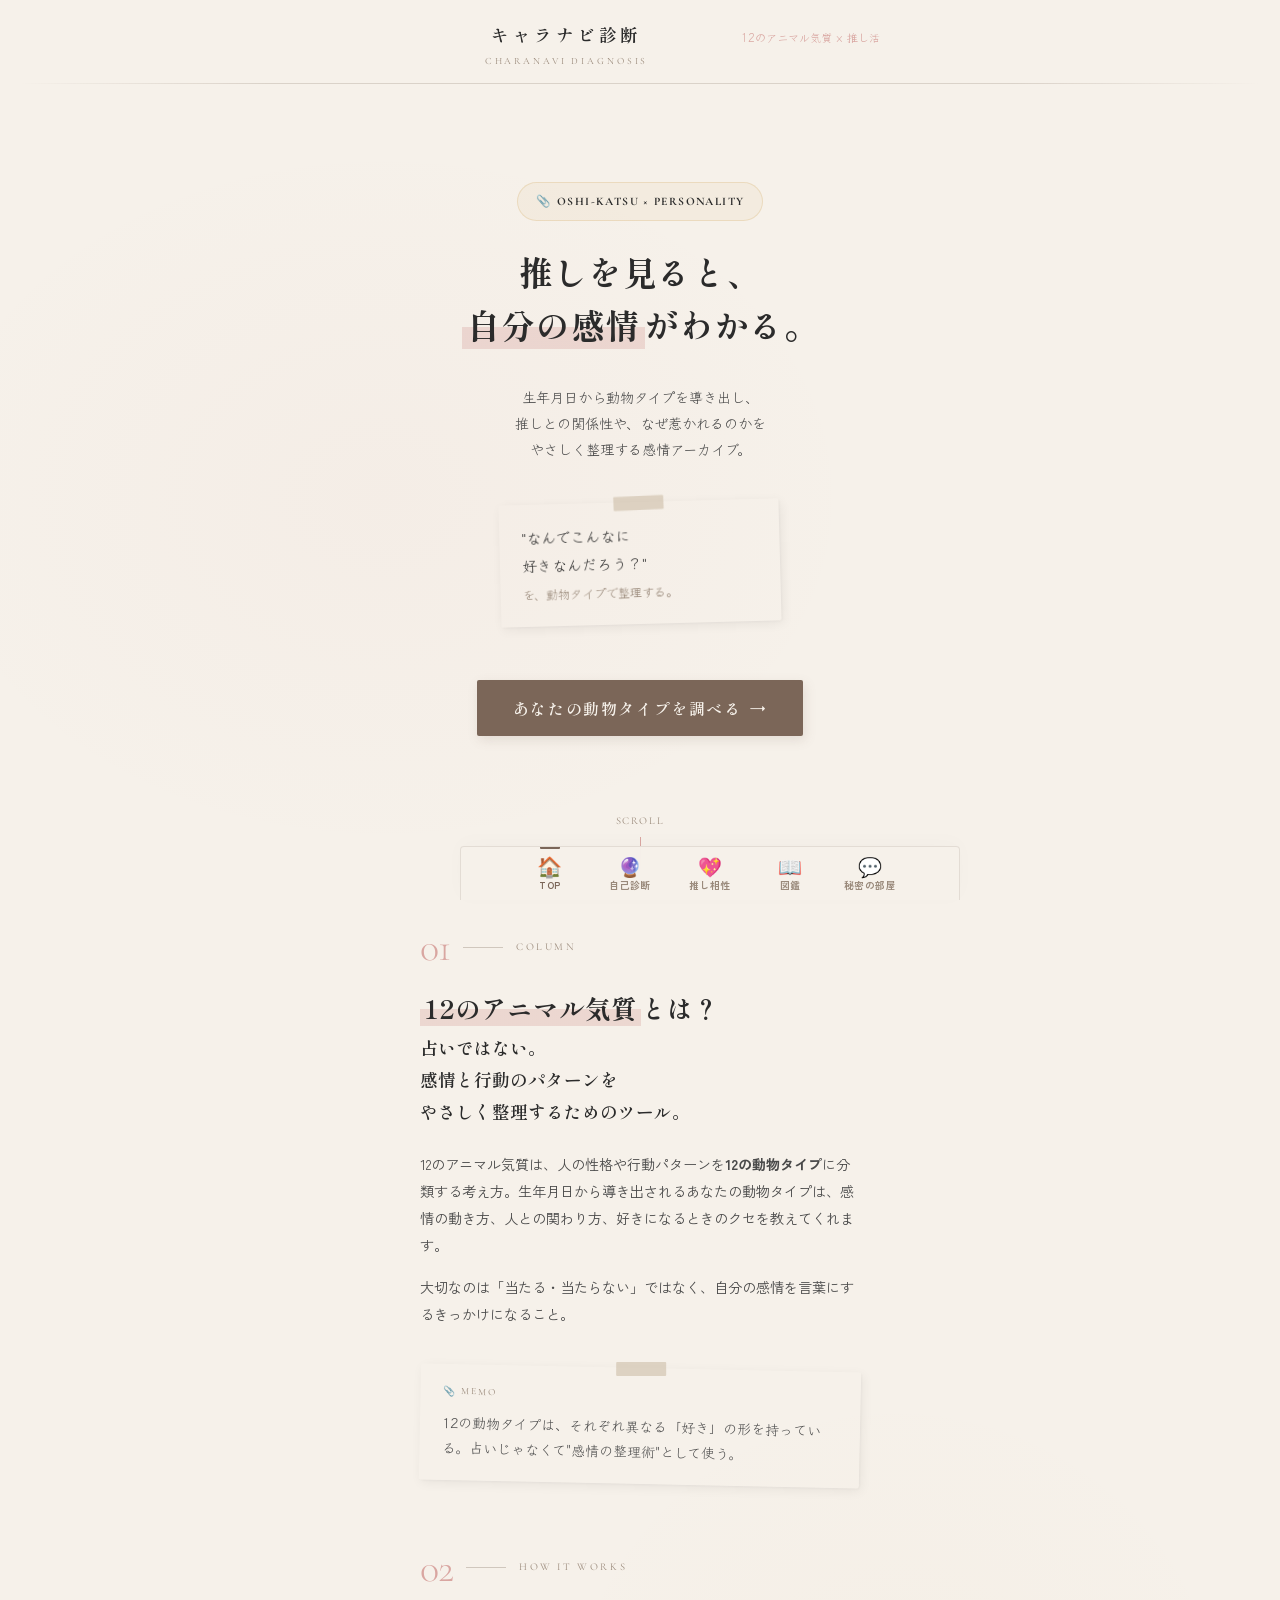
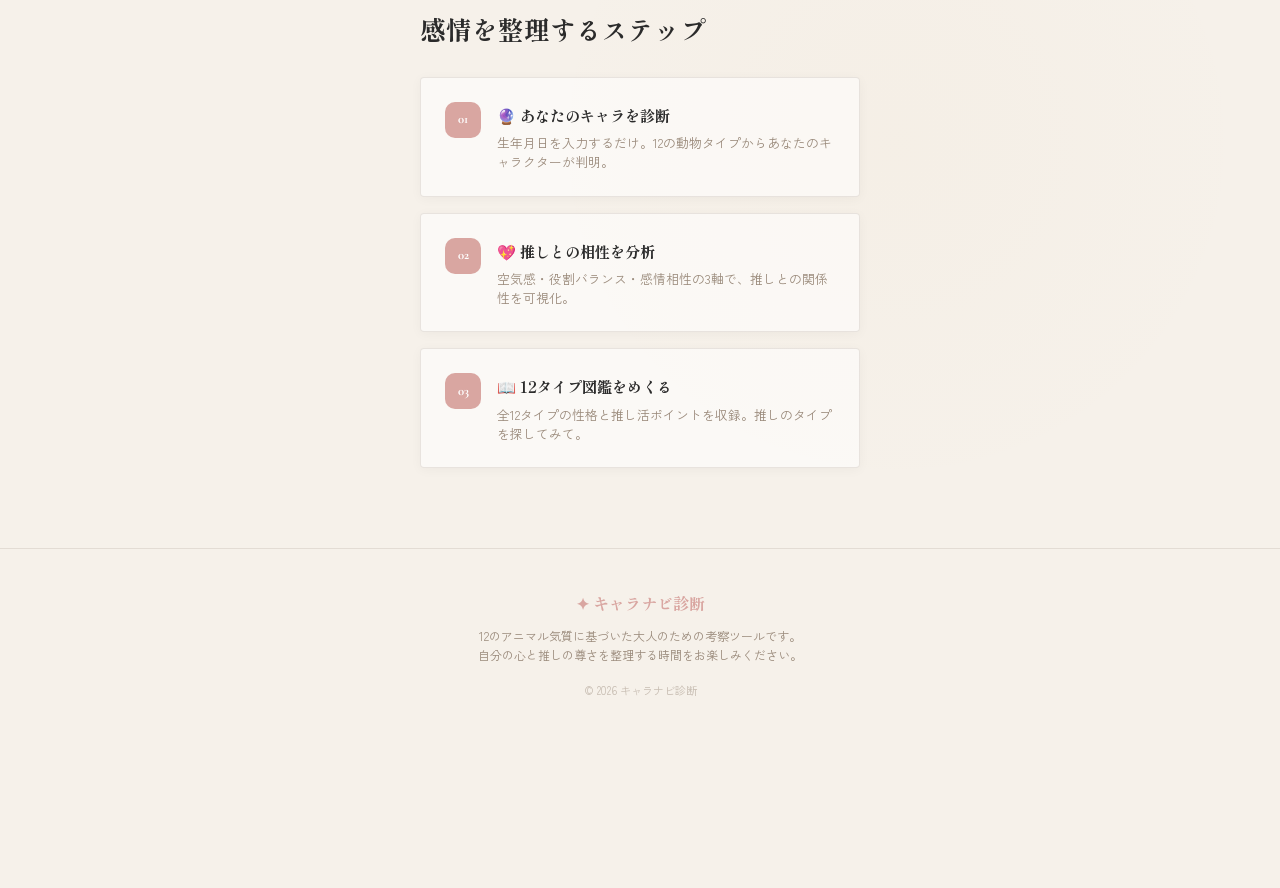
<file: index.html>
<!DOCTYPE html>
<html lang="ja">
<head>
  <meta charset="UTF-8">
  <meta name="viewport" content="width=device-width, initial-scale=1.0, viewport-fit=cover">
  <title>キャラナビ診断 Vol.01 | 推しを知ると、自分もわかる。</title>
  <meta name="description" content="12のアニマル気質の動物タイプで、推しへの感情を整理する。大人のための推し活考察アーカイブ。">
  <meta name="theme-color" content="#F6F1EA">
  <link rel="canonical" href="https://chainonjoli.github.io/animal_navi/">
  <link rel="icon" href="assets/favicon.svg" type="image/svg+xml">
  <link rel="apple-touch-icon" href="assets/apple-touch-icon.png">

  <!-- OGP -->
  <meta property="og:type" content="website">
  <meta property="og:site_name" content="キャラナビ診断">
  <meta property="og:title" content="キャラナビ診断 Vol.01 | 推しを知ると、自分もわかる。">
  <meta property="og:description" content="生年月日から12のアニマル気質の動物タイプを診断。推しとの相性や、なぜ惹かれるのかをやさしく整理する感情アーカイブ。">
  <meta property="og:url" content="https://chainonjoli.github.io/animal_navi/">
  <meta property="og:image" content="https://chainonjoli.github.io/animal_navi/assets/ogp.png">
  <meta property="og:image:width" content="1200">
  <meta property="og:image:height" content="630">
  <meta property="og:locale" content="ja_JP">

  <!-- Twitter Card -->
  <meta name="twitter:card" content="summary_large_image">
  <meta name="twitter:title" content="キャラナビ診断 Vol.01 | 推しを知ると、自分もわかる。">
  <meta name="twitter:description" content="生年月日から12のアニマル気質の動物タイプを診断。推しとの相性を3軸で可視化する感情アーカイブ。">
  <meta name="twitter:image" content="https://chainonjoli.github.io/animal_navi/assets/ogp.png">

  <script type="application/ld+json">
  {
    "@context": "https://schema.org",
    "@type": "WebApplication",
    "name": "キャラナビ診断",
    "url": "https://chainonjoli.github.io/animal_navi/",
    "description": "生年月日から12のアニマル気質の動物タイプを診断し、推しとの相性を整理する推し活考察ツール。",
    "applicationCategory": "EntertainmentApplication",
    "operatingSystem": "Web",
    "inLanguage": "ja",
    "offers": { "@type": "Offer", "price": "0", "priceCurrency": "JPY" }
  }
  </script>
  <link rel="preconnect" href="https://fonts.googleapis.com">
  <link rel="preconnect" href="https://fonts.gstatic.com" crossorigin>
  <link href="https://fonts.googleapis.com/css2?family=Shippori+Mincho+B1:wght@400;500;600;700;800&family=Zen+Kaku+Gothic+New:wght@400;500;700&family=Klee+One:wght@400;600&family=Cormorant+Garamond:ital,wght@0,300;0,400;0,500;0,600;1,300;1,400&display=swap" rel="stylesheet">
  <link rel="stylesheet" href="css/main.css">
</head>
<body>

  <!-- ✨ Background Ambiance -->
  <div class="bg-ambiance"></div>
  <div class="particles" id="particles"></div>

  <!-- Loading Overlay -->
  <div class="loading-overlay" id="loadingOverlay">
    <div class="loading-spinner"></div>
    <div class="loading-text">感情アーカイブを整理中…</div>
  </div>

  <!-- Masthead -->
  <header class="masthead" id="masthead-main">
    <div class="masthead-inner">
      <div class="masthead-brand">
        <h1 class="masthead-title">キャラナビ診断</h1>
        <span class="masthead-en">CHARANAVI DIAGNOSIS</span>
      </div>
      <span class="masthead-tagline">12のアニマル気質 × 推し活</span>
    </div>
    <div class="masthead-rule"></div>
  </header>

  <!-- ============================================================
       PAGE: TOP
       ============================================================ -->
  <div class="page active" id="page-top">
    <section class="hero" style="min-height: calc(100vh - 140px); padding-top: 20px;">
      <div class="hero-eyebrow">
        <span>📎</span>
        <span>OSHI-KATSU × PERSONALITY</span>
      </div>

      <h1 class="hero-title" style="font-family: var(--font-serif); font-size: clamp(1.6rem, 7.2vw, 2.1rem); line-height: 1.6; margin-bottom: 2rem;">
        推しを見ると、<br>
        <span class="marker-highlight">自分の感情</span>がわかる。
      </h1>

      <p class="hero-subtitle" style="font-family: var(--font-hand); font-size: 0.9rem; line-height: 1.8; margin-bottom: 2.5rem; color: var(--text-primary);">
        生年月日から動物タイプを導き出し、<br>
        推しとの関係性や、なぜ惹かれるのかを<br>
        やさしく整理する感情アーカイブ。
      </p>

      <!-- Sticky note -->
      <div class="hero-memo" style="transform: rotate(-1.5deg); margin-bottom: 3.5rem; max-width: 280px; width: 100%;">
        <div class="sticky-note sticky-note--pink">
          <p class="sticky-handwritten">"なんでこんなに<br>好きなんだろう？"<br><span class="sticky-small">を、動物タイプで整理する。</span></p>
        </div>
      </div>

      <button class="btn-cta" id="btnStartDiagnosis" onclick="navigateTo('diagnosis')">
        <span>あなたの動物タイプを調べる</span>
        <span>→</span>
      </button>

      <div class="hero-scroll" style="bottom: 10px;">
        <span>SCROLL</span>
        <div class="scroll-line"></div>
      </div>
    </section>

    <!-- Column Section -->
    <section class="features" style="padding-top: 2rem; padding-bottom: 4rem;">
      <div class="container">
        <!-- Section header -->
        <div class="col-header">
          <span class="col-num">01</span>
          <div class="col-divider"></div>
          <span class="col-label">COLUMN</span>
        </div>

        <h2 class="section-title">
          <span class="title-main"><span class="marker-highlight">12のアニマル気質</span>とは？</span>
        </h2>

        <div class="editorial-grid" style="display: flex; flex-direction: column; gap: 1.5rem; margin-bottom: 2.5rem;">
          <p class="lead-text" style="font-family: var(--font-serif); font-size: 1.1rem; line-height: 1.8; color: var(--text-dark); font-weight: 600;">
            占いではない。<br>
            <span class="text-em">感情と行動のパターン</span>を<br>
            やさしく整理するためのツール。
          </p>

          <div class="body-text" style="font-size: 0.88rem; line-height: 1.9; color: var(--text-primary);">
            <p>
              12のアニマル気質は、人の性格や行動パターンを<strong>12の動物タイプ</strong>に分類する考え方。生年月日から導き出されるあなたの動物タイプは、感情の動き方、人との関わり方、好きになるときのクセを教えてくれます。
            </p>
            <p style="margin-top: 1rem;">
              大切なのは「当たる・当たらない」ではなく、<span class="underline-accent">自分の感情を言葉にするきっかけ</span>になること。
            </p>
          </div>
        </div>

        <!-- Sticky Note inside Column -->
        <div class="sticky-note sticky-note--yellow" style="transform: rotate(1.2deg); margin-bottom: 3rem;">
          <p class="sticky-label">📎 MEMO</p>
          <p class="sticky-body" style="font-family: var(--font-hand);">12の動物タイプは、それぞれ異なる「好き」の形を持っている。占いじゃなくて"感情の整理術"として使う。</p>
        </div>

        <!-- Features list -->
        <div class="col-header" style="margin-top: 4rem;">
          <span class="col-num">02</span>
          <div class="col-divider"></div>
          <span class="col-label">HOW IT WORKS</span>
        </div>
        <h2 class="section-title" style="margin-bottom: 2rem;">感情を整理するステップ</h2>

        <div class="feature-card">
          <div class="feature-step">01</div>
          <div>
            <div class="feature-title">🔮 あなたのキャラを診断</div>
            <div class="feature-desc">生年月日を入力するだけ。12の動物タイプからあなたのキャラクターが判明。</div>
          </div>
        </div>
        <div class="feature-card">
          <div class="feature-step">02</div>
          <div>
            <div class="feature-title">💖 推しとの相性を分析</div>
            <div class="feature-desc">空気感・役割バランス・感情相性の3軸で、推しとの関係性を可視化。</div>
          </div>
        </div>
        <div class="feature-card" onclick="navigateTo('zukan')" style="cursor: pointer;">
          <div class="feature-step">03</div>
          <div>
            <div class="feature-title">📖 12タイプ図鑑をめくる</div>
            <div class="feature-desc">全12タイプの性格と推し活ポイントを収録。推しのタイプを探してみて。</div>
          </div>
        </div>

      </div>
    </section>

    <!-- Footer -->
    <footer class="site-footer">
      <div class="footer-logo">✦ キャラナビ診断</div>
      <p class="footer-note">
        12のアニマル気質に基づいた大人のための考察ツールです。<br>
        自分の心と推しの尊さを整理する時間をお楽しみください。
      </p>
      <p class="footer-copy">© 2026 キャラナビ診断</p>
    </footer>
  </div>

  <!-- ============================================================
       PAGE: DIAGNOSIS
       ============================================================ -->
  <div class="page" id="page-diagnosis">
    <div class="container">
      <div class="col-header">
        <span class="col-num">03</span>
        <div class="col-divider"></div>
        <span class="col-label">YOUR TYPE</span>
      </div>

      <h2 class="section-title">あなたの<span class="marker-highlight">動物タイプ</span>を知る</h2>
      <p class="section-desc" style="margin-bottom: 2rem;">生年月日を入力してください。</p>

      <div class="glass-card" id="diagnosisForm">
        <div class="form-group">
          <label class="form-label">📅 BIRTHDAY</label>
          <div class="date-inputs">
            <div class="date-field">
              <input type="number" id="myYear" class="date-input" placeholder="1995" min="1920" max="2026">
              <span class="date-unit">年</span>
            </div>
            <div class="date-field">
              <input type="number" id="myMonth" class="date-input" placeholder="4" min="1" max="12">
              <span class="date-unit">月</span>
            </div>
            <div class="date-field">
              <input type="number" id="myDay" class="date-input" placeholder="1" min="1" max="31">
              <span class="date-unit">日</span>
            </div>
          </div>
        </div>
        <button class="btn-primary" id="btnMyDiagnose" onclick="runMyDiagnosis()">
          <span>診断する</span>
          <span>→</span>
        </button>
      </div>

      <!-- Result Area -->
      <div class="result-area hidden" id="myResult">
        <div class="result-card" id="myResultCard">
          <div class="result-label" id="myResultLabel">YOUR ANIMAL TYPE</div>
          <div class="result-header" style="margin-top: 1.5rem; display: flex; justify-content: space-between; align-items: center;">
            <div class="char-number" id="myCharNumber">No.--</div>
            <div class="char-group-badge" id="myGroupBadge">--</div>
          </div>
          <div class="char-animal-icon" id="myAnimalIcon">🔮</div>
          <div class="char-name" id="myCharName">--</div>
          <div class="char-animal-name" id="myAnimalName">--</div>
          <div class="char-spell" id="myCharSpell">--</div>
          <div class="char-keyword" id="myKeyword">--</div>
          <div class="char-details">
            <div class="detail-item">
              <span class="detail-icon">🎭</span>
              <div>
                <div class="detail-label">TYPE — このキャラの個性</div>
                <div class="detail-text" id="myCharDesc">--</div>
              </div>
            </div>
            <div class="detail-item">
              <span class="detail-icon">💬</span>
              <div>
                <div class="detail-label">PERSONALITY — 基本性格</div>
                <div class="detail-text" id="myPersonality">--</div>
              </div>
            </div>
            <div class="detail-item">
              <span class="detail-icon">💓</span>
              <div>
                <div class="detail-label">LOVE — 好きの傾向</div>
                <div class="detail-text" id="myLove">--</div>
              </div>
            </div>
            <div class="detail-item">
              <span class="detail-icon">⭐</span>
              <div>
                <div class="detail-label">VOCATION — 適職傾向</div>
                <div class="detail-text" id="myVocation">--</div>
              </div>
            </div>
            <div class="detail-item">
              <span class="detail-icon">🍀</span>
              <div>
                <div class="detail-label">LUCKY POINT — 開運のヒント</div>
                <div class="detail-text" id="myLucky">--</div>
              </div>
            </div>
          </div>
          <button class="share-btn" onclick="shareResult('my')" style="width: 100%; justify-content: center; margin-top: 2rem;">📤 この結果をコピーする</button>
        </div>

        <!-- Navigation Buttons -->
        <div class="btn-group mt-lg">
          <button class="btn-primary" onclick="navigateTo('oshi')">
            <span>💖 推しとの相性を見る</span>
            <span>→</span>
          </button>

        </div>
      </div>
    </div>
    <footer class="site-footer">
      <p class="footer-copy">© 2026 キャラナビ診断</p>
    </footer>
  </div>

  <!-- ============================================================
       PAGE: OSHI COMPATIBILITY
       ============================================================ -->
  <div class="page" id="page-oshi">
    <div class="container">
      <div class="col-header">
        <span class="col-num">04</span>
        <div class="col-divider"></div>
        <span class="col-label">RELATIONSHIP</span>
      </div>

      <h2 class="section-title">推しとの<span class="marker-highlight">相性チェック</span></h2>

      <!-- Quote -->
      <div class="oshi-quote" style="margin-bottom: 2rem;">
        <blockquote class="pull-quote">
          <p>
            推しを見てると、<br>
            <span class="quote-accent">"なんでこんなに惹かれるんだろう？"</span><br>
            って思うこと、ない？
          </p>
        </blockquote>
      </div>

      <!-- User not diagnosed message -->
      <div class="glass-card text-center hidden" id="oshiNeedDiagnosis" style="margin-bottom: 2rem;">
        <p style="margin-bottom:16px; font-family: var(--font-hand);">まずはあなた自身のキャラクターを先に診断してくださいね 🔮</p>
        <button class="btn-primary" onclick="navigateTo('diagnosis')">
          <span>診断ページへ</span>
          <span>→</span>
        </button>
      </div>

      <!-- Oshi Input Form -->
      <div class="glass-card hidden" id="oshiForm" style="margin-bottom: 2rem;">
        <div class="form-group">
          <label class="form-label">💖 推しの名前（任意）</label>
          <input type="text" id="oshiName" class="text-input" placeholder="例：廉くん">
        </div>
        <div class="form-group">
          <label class="form-label">📅 推しの生年月日</label>
          <div class="date-inputs">
            <div class="date-field">
              <input type="number" id="oshiYear" class="date-input" placeholder="1999" min="1920" max="2026">
              <span class="date-unit">年</span>
            </div>
            <div class="date-field">
              <input type="number" id="oshiMonth" class="date-input" placeholder="1" min="1" max="12">
              <span class="date-unit">月</span>
            </div>
            <div class="date-field">
              <input type="number" id="oshiDay" class="date-input" placeholder="23" min="1" max="31">
              <span class="date-unit">日</span>
            </div>
          </div>
        </div>
        <button class="btn-primary" onclick="runOshiDiagnosis()">
          <span>相性を診断する</span>
          <span>→</span>
        </button>
      </div>

      <!-- Oshi Result -->
      <div class="result-area hidden" id="oshiResult">
        <!-- Oshi Character Card -->
        <div class="result-card" id="oshiResultCard" style="margin-bottom: 2rem;">
          <div class="result-label" id="oshiResultLabel">推しのキャラ</div>
          <div class="result-header" style="margin-top: 1.5rem; display: flex; justify-content: space-between; align-items: center;">
            <div class="char-number" id="oshiCharNumber">No.--</div>
            <div class="char-group-badge" id="oshiGroupBadge">--</div>
          </div>
          <div class="char-animal-icon" id="oshiAnimalIcon">✦</div>
          <div class="char-name" id="oshiCharName">--</div>
          <div class="char-animal-name" id="oshiAnimalName">--</div>
          <div class="char-keyword" id="oshiKeyword" style="margin-bottom: 2rem;">--</div>
          <div class="char-details">
            <div class="detail-item">
              <span class="detail-icon">🎭</span>
              <div>
                <div class="detail-label">TYPE — このキャラの個性</div>
                <div class="detail-text" id="oshiCharDesc">--</div>
              </div>
            </div>
            <div class="detail-item">
              <span class="detail-icon">💬</span>
              <div>
                <div class="detail-label">PERSONALITY — 性格傾向</div>
                <div class="detail-text" id="oshiPersonality">--</div>
              </div>
            </div>
            <div class="detail-item">
              <span class="detail-icon">🎤</span>
              <div>
                <div class="detail-label">OSHI-KATSU — 推し活ポイント</div>
                <div class="detail-text" id="oshiOshiText">--</div>
              </div>
            </div>
          </div>
        </div>

        <!-- Compatibility Card -->
        <div class="compat-card" id="compatCard">
          <div class="compat-title" style="font-family: var(--font-serif); font-weight: 700;">あなたと推しの相性</div>
          
          <div class="compat-vs-display">
            <div class="compat-person">
              <div class="compat-person-emoji" id="compatMyEmoji">🪞</div>
              <div class="compat-person-name" style="font-family: var(--font-hand);">あなた</div>
              <div class="compat-person-group" id="compatMyGroup">--</div>
            </div>
            <div class="compat-heart">✦</div>
            <div class="compat-person">
              <div class="compat-person-emoji" id="compatOshiEmoji">🌟</div>
              <div class="compat-person-name" id="compatOshiName" style="font-family: var(--font-hand);">推し</div>
              <div class="compat-person-group" id="compatOshiGroup">--</div>
            </div>
          </div>

          <!-- Score -->
          <div class="compat-score-section">
            <div class="compat-score" id="compatScore">0</div>
            <div class="compat-score-label" id="compatLabel" style="background: var(--brown) !important; font-family: var(--font-serif);">--</div>
          </div>

          <!-- Radar Chart Canvas -->
          <div class="radar-chart-wrap">
            <canvas id="radarChart" width="560" height="560"></canvas>
          </div>

          <!-- 3-Axis Scores -->
          <div class="axis-scores">
            <div class="axis-score-item">
              <div class="axis-score-value" id="axisAtmosphere" style="color: var(--brown) !important;">0</div>
              <div class="axis-score-name">空気感</div>
            </div>
            <div class="axis-score-item">
              <div class="axis-score-value" id="axisRole" style="color: var(--brown) !important;">0</div>
              <div class="axis-score-name">役割バランス</div>
            </div>
            <div class="axis-score-item">
              <div class="axis-score-value" id="axisEmotion" style="color: var(--brown) !important;">0</div>
              <div class="axis-score-name">感情相性</div>
            </div>
          </div>

          <!-- Detail Blocks -->
          <div id="compatDetails" style="display: flex; flex-direction: column; gap: 10px;"></div>

          <!-- Tip -->
          <div class="tip-box" id="compatTipBox" style="background: rgba(200, 185, 160, 0.15); border-left-color: var(--brown);">
            <div class="tip-box-title" style="color: var(--brown-dark); font-family: var(--font-serif);">📝 攻略のヒント</div>
            <div class="tip-box-text" id="compatTip" style="font-family: var(--font-hand);"></div>
          </div>

          <button class="share-btn" onclick="shareResult('oshi')" style="margin-top:20px; width: 100%; justify-content: center;">📤 相性結果をコピーする</button>
        </div>

        <!-- Navigation -->
        <div class="btn-group mt-lg">
          <button class="btn-primary" onclick="navigateTo('gpts')">
            <span>💬 公式LINEでさらに考察</span>
            <span>→</span>
          </button>
        </div>
      </div>
    </div>
    <footer class="site-footer">
      <p class="footer-copy">© 2026 キャラナビ診断</p>
    </footer>
  </div>



  <!-- ============================================================
       PAGE: LINE（公式LINE誘導）
       ============================================================ -->
  <div class="page" id="page-gpts">
    <div class="container">
      <div class="gpts-page" style="min-height: calc(100vh - 160px); padding-top: 2rem;">
        <div class="col-header" style="justify-content: center; width: 100%;">
          <span class="col-num">✦</span>
          <div class="col-divider" style="width: 20px;"></div>
          <span class="col-label">SECRET EDITORIAL ROOM</span>
          <div class="col-divider" style="width: 20px;"></div>
          <span class="col-num">✦</span>
        </div>

        <h2 class="gpts-title" style="font-family: var(--font-serif); font-size: 1.6rem; line-height: 1.6; margin-top: 1rem;">
          秘密の編集部で、<br>
          <span class="marker-highlight">もっと深い考察を。</span>
        </h2>
        <p class="gpts-desc" style="font-family: var(--font-hand); line-height: 1.8; margin-bottom: 2rem; color: var(--text-primary);">
          公式LINEを「秘密の編集部」として、<br>
          推し×あなたの詳細な関係性コラムや<br>
          限定の感情アーカイブを配信します。
        </p>

        <!-- Benefits -->
        <div class="summary-card" id="lineBenefits" style="margin-bottom: 1.5rem;">
          <div class="summary-item">
            <span class="summary-item-icon">📚</span>
            <div>
              <div class="summary-item-label">特典 1</div>
              <div class="summary-item-value">推しグループ関係性図鑑</div>
            </div>
          </div>
          <div class="summary-item">
            <span class="summary-item-icon">🧪</span>
            <div>
              <div class="summary-item-label">特典 2</div>
              <div class="summary-item-value">チーム作りに 関係性ラボ</div>
            </div>
          </div>
        </div>

        <!-- Diagnosis Summary (JS will populate if diagnosed) -->
        <div class="summary-card hidden" id="gptsSummary" style="margin-bottom: 2rem;">
          <div class="summary-item" id="gptsSummaryMy">
            <span class="summary-item-icon">🔮</span>
            <div>
              <div class="summary-item-label">あなたの診断タイプ</div>
              <div class="summary-item-value" id="gptsMySummary">未診断</div>
            </div>
          </div>
          <div class="summary-item hidden" id="gptsSummaryOshi">
            <span class="summary-item-icon">💖</span>
            <div>
              <div class="summary-item-label">推しの診断タイプ</div>
              <div class="summary-item-value" id="gptsOshiSummary">未診断</div>
            </div>
          </div>
        </div>

        <a href="https://lin.ee/TeuD3GD" target="_blank" rel="noopener noreferrer" class="btn-line" id="btnLine" style="width: 100%; justify-content: center; gap: 8px;">
          <span>LINEで続きを読む</span>
        </a>
        <p class="gpts-note" style="font-family: var(--font-hand); color: var(--text-muted); opacity: 0.8; margin-top: 1rem;">
          ※ 編集部からの配信は週1〜2回程度です。<br>
          いつでも解除・ブロックできます。
        </p>

        <!-- Closing message -->
        <div class="closing-message-block" style="margin-top: 4rem; text-align: center; border-top: 1px dashed rgba(123,102,88,0.2); padding-top: 2rem; width: 100%;">
          <p style="font-family: var(--font-serif); font-size: 0.95rem; line-height: 2; color: var(--text-primary); font-style: italic;">
            「推しを見ているつもりで、<br>
            ほんとは自分の感情を<br>
            見ていたのかもしれない。」
          </p>
        </div>
      </div>
    </div>
    <footer class="site-footer">
      <p class="footer-copy">© 2026 キャラナビ診断</p>
    </footer>
  </div>

  <!-- ============================================================
       PAGE: ZUKAN（12タイプ図鑑）
       ============================================================ -->
  <div class="page" id="page-zukan">
    <div class="container">
      <div class="col-header">
        <span class="col-num">05</span>
        <div class="col-divider"></div>
        <span class="col-label">ARCHIVE</span>
      </div>

      <h2 class="section-title"><span class="marker-highlight">12タイプ</span>図鑑</h2>
      <p class="section-desc" style="margin-bottom: 2rem;">12のアニマル気質、ぜんぶ見せます。<br>推しのタイプを探すもよし、友達を思い浮かべるもよし。</p>

      <!-- Group tabs -->
      <div class="zukan-tabs" role="tablist" aria-label="グループで絞り込み">
        <button class="zukan-tab active" data-group="ALL" onclick="filterZukan('ALL')">すべて</button>
        <button class="zukan-tab" data-group="MOON" onclick="filterZukan('MOON')">🌙 月</button>
        <button class="zukan-tab" data-group="EARTH" onclick="filterZukan('EARTH')">🌍 地球</button>
        <button class="zukan-tab" data-group="SUN" onclick="filterZukan('SUN')">☀️ 太陽</button>
      </div>

      <!-- JS renders animal cards here -->
      <div id="zukanList" class="zukan-list"></div>
    </div>
    <footer class="site-footer">
      <p class="footer-copy">© 2026 キャラナビ診断</p>
    </footer>
  </div>

  <!-- ============================================================
       BOTTOM NAVIGATION
       ============================================================ -->
  <nav class="bottom-nav" id="bottomNav">
    <button class="nav-item active" data-page="top" onclick="navigateTo('top')">
      <span class="nav-icon">🏠</span>
      <span>TOP</span>
    </button>
    <button class="nav-item" data-page="diagnosis" onclick="navigateTo('diagnosis')">
      <span class="nav-icon">🔮</span>
      <span>自己診断</span>
    </button>
    <button class="nav-item" data-page="oshi" onclick="navigateTo('oshi')">
      <span class="nav-icon">💖</span>
      <span>推し相性</span>
    </button>
    <button class="nav-item" data-page="zukan" onclick="navigateTo('zukan')">
      <span class="nav-icon">📖</span>
      <span>図鑑</span>
    </button>
    <button class="nav-item" data-page="gpts" onclick="navigateTo('gpts')">
      <span class="nav-icon">💬</span>
      <span>秘密の部屋</span>
    </button>
  </nav>

  <!-- Scripts -->
  <script src="js/data.js"></script>
  <script src="js/oshi.js"></script>

  <script src="js/main.js"></script>
</body>
</html>
</file>
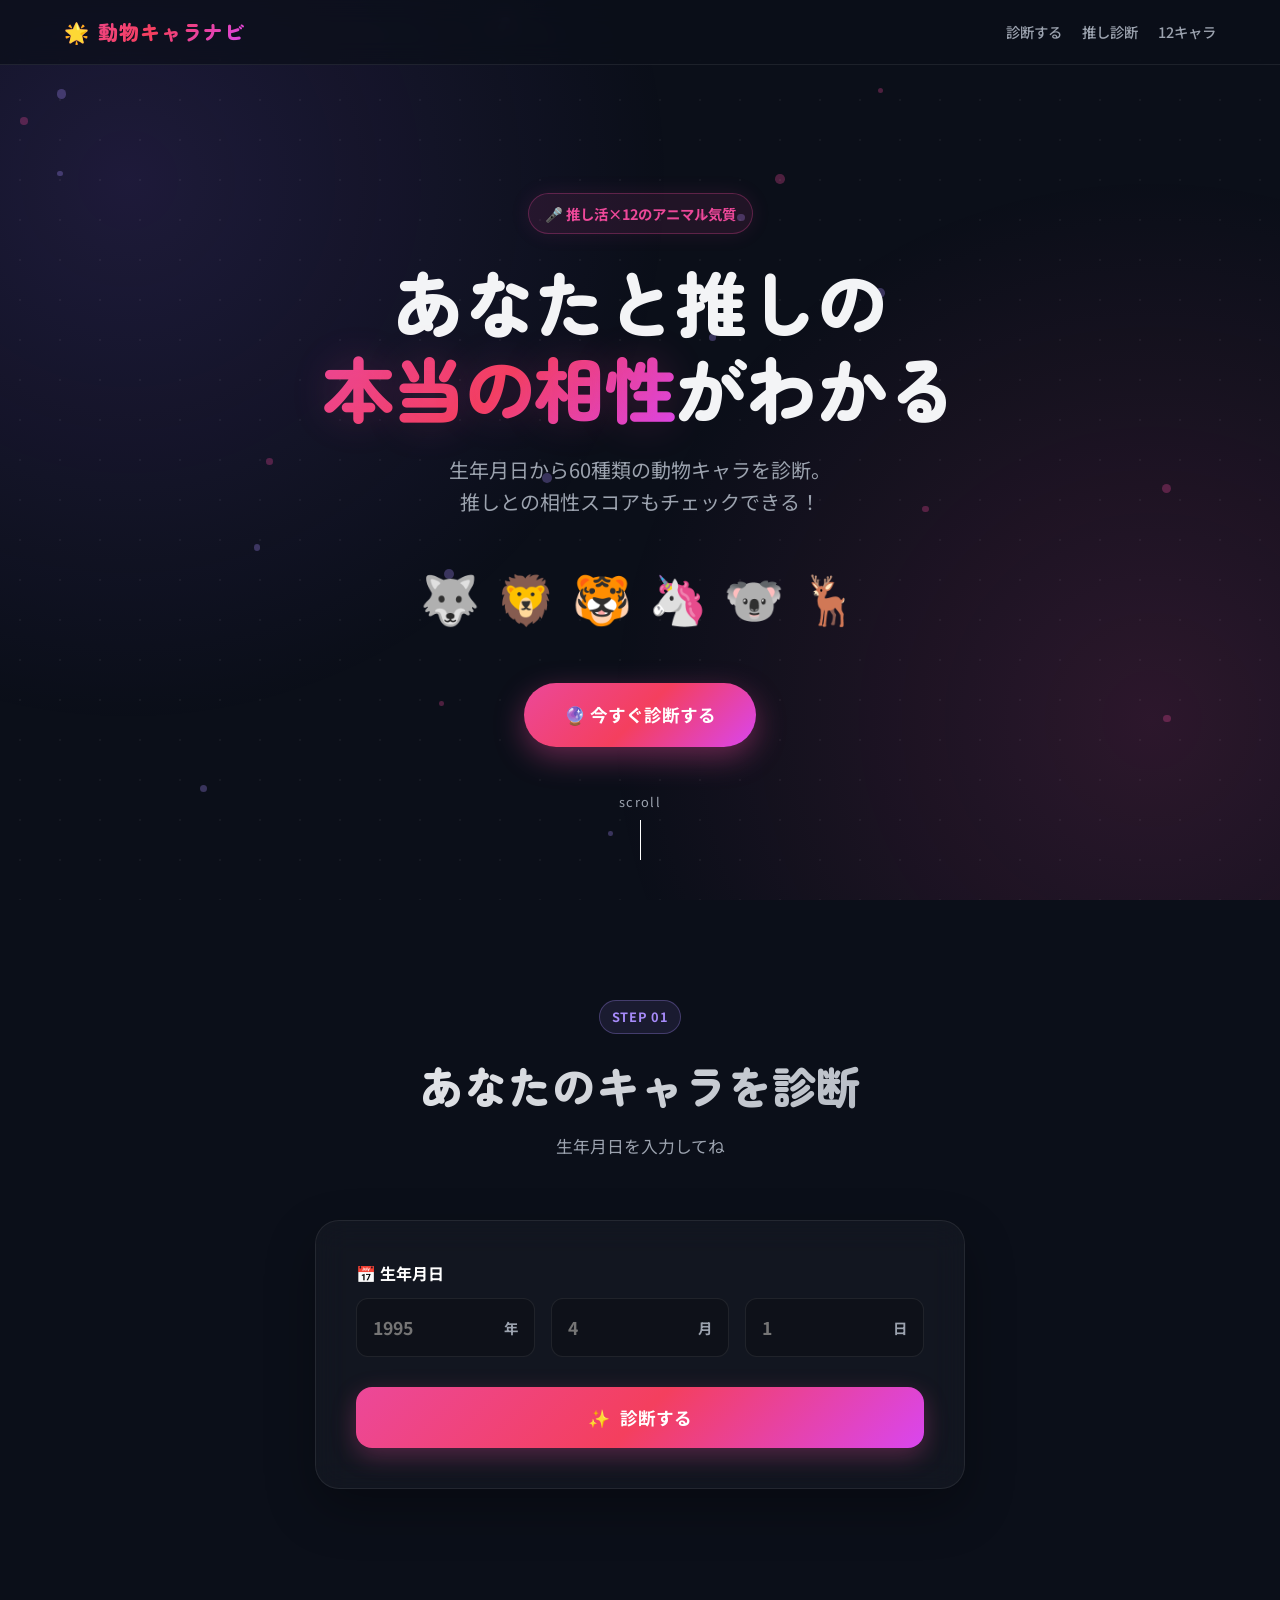
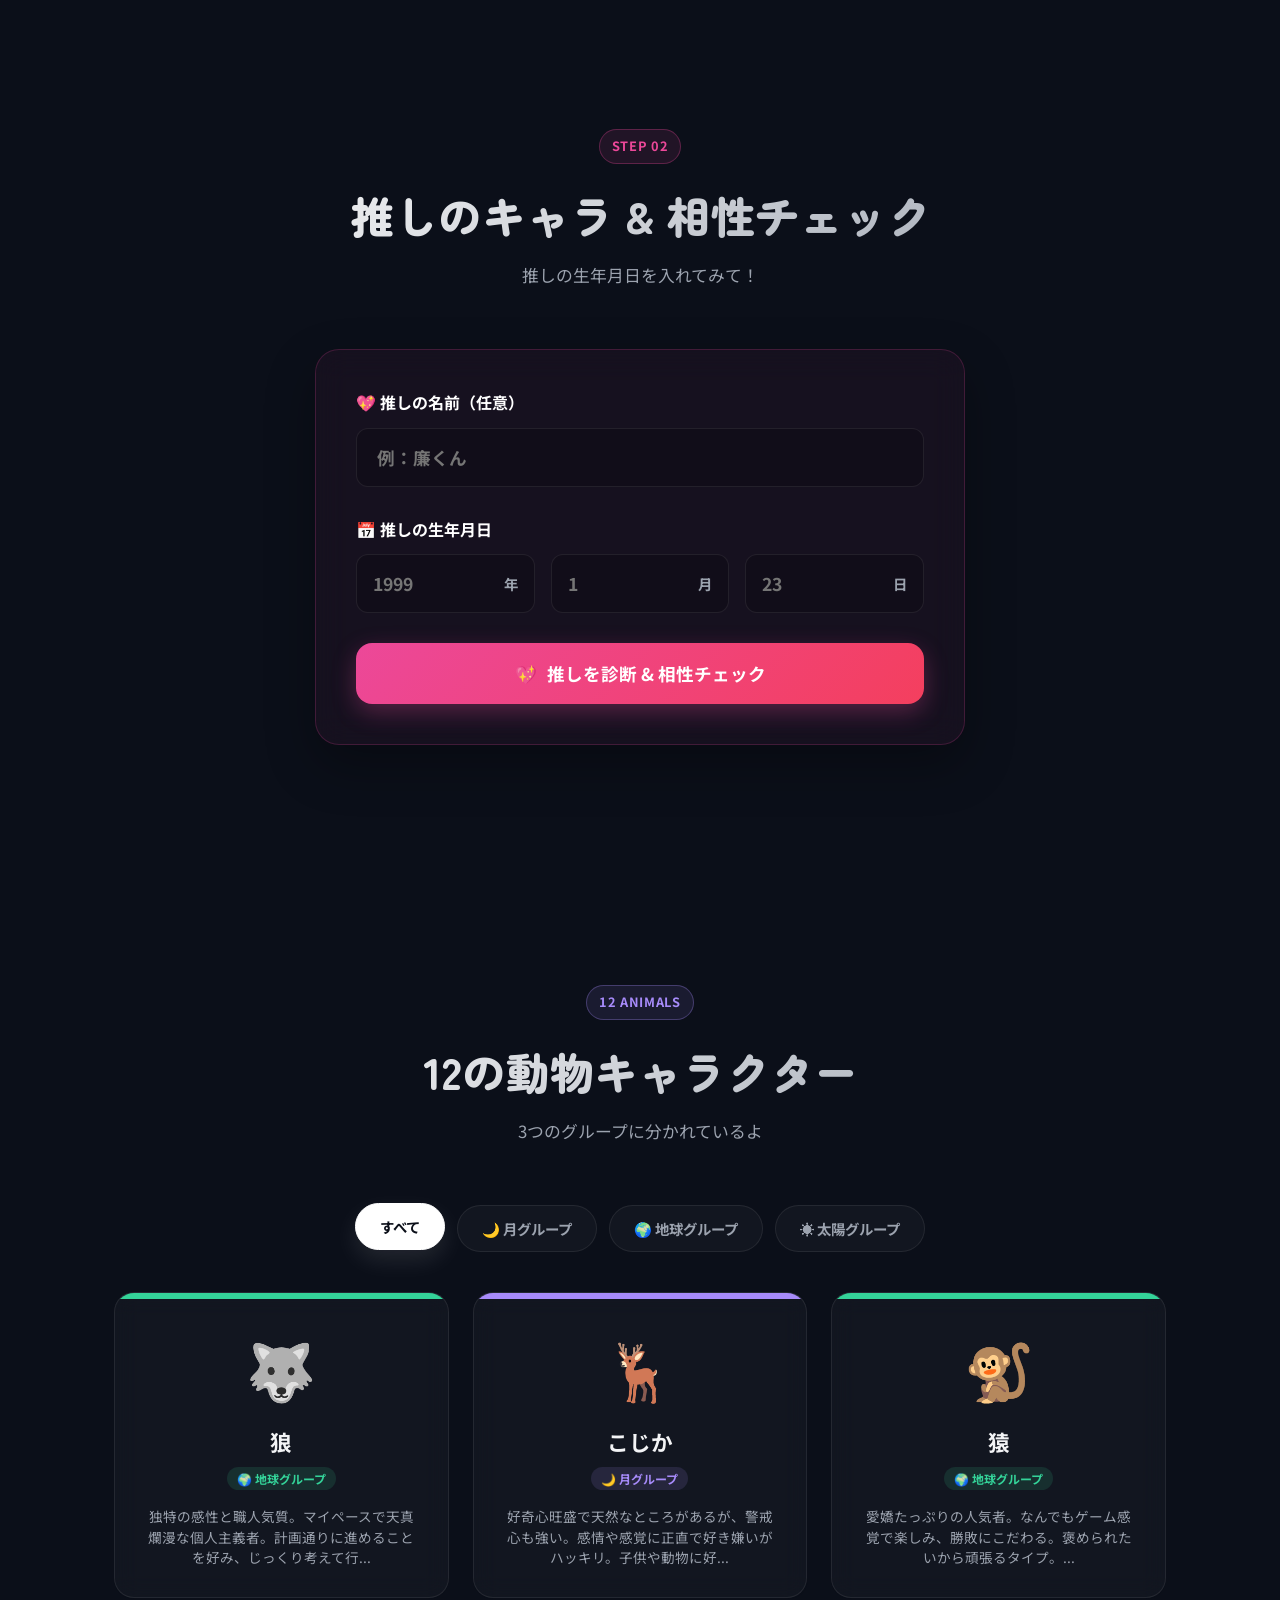
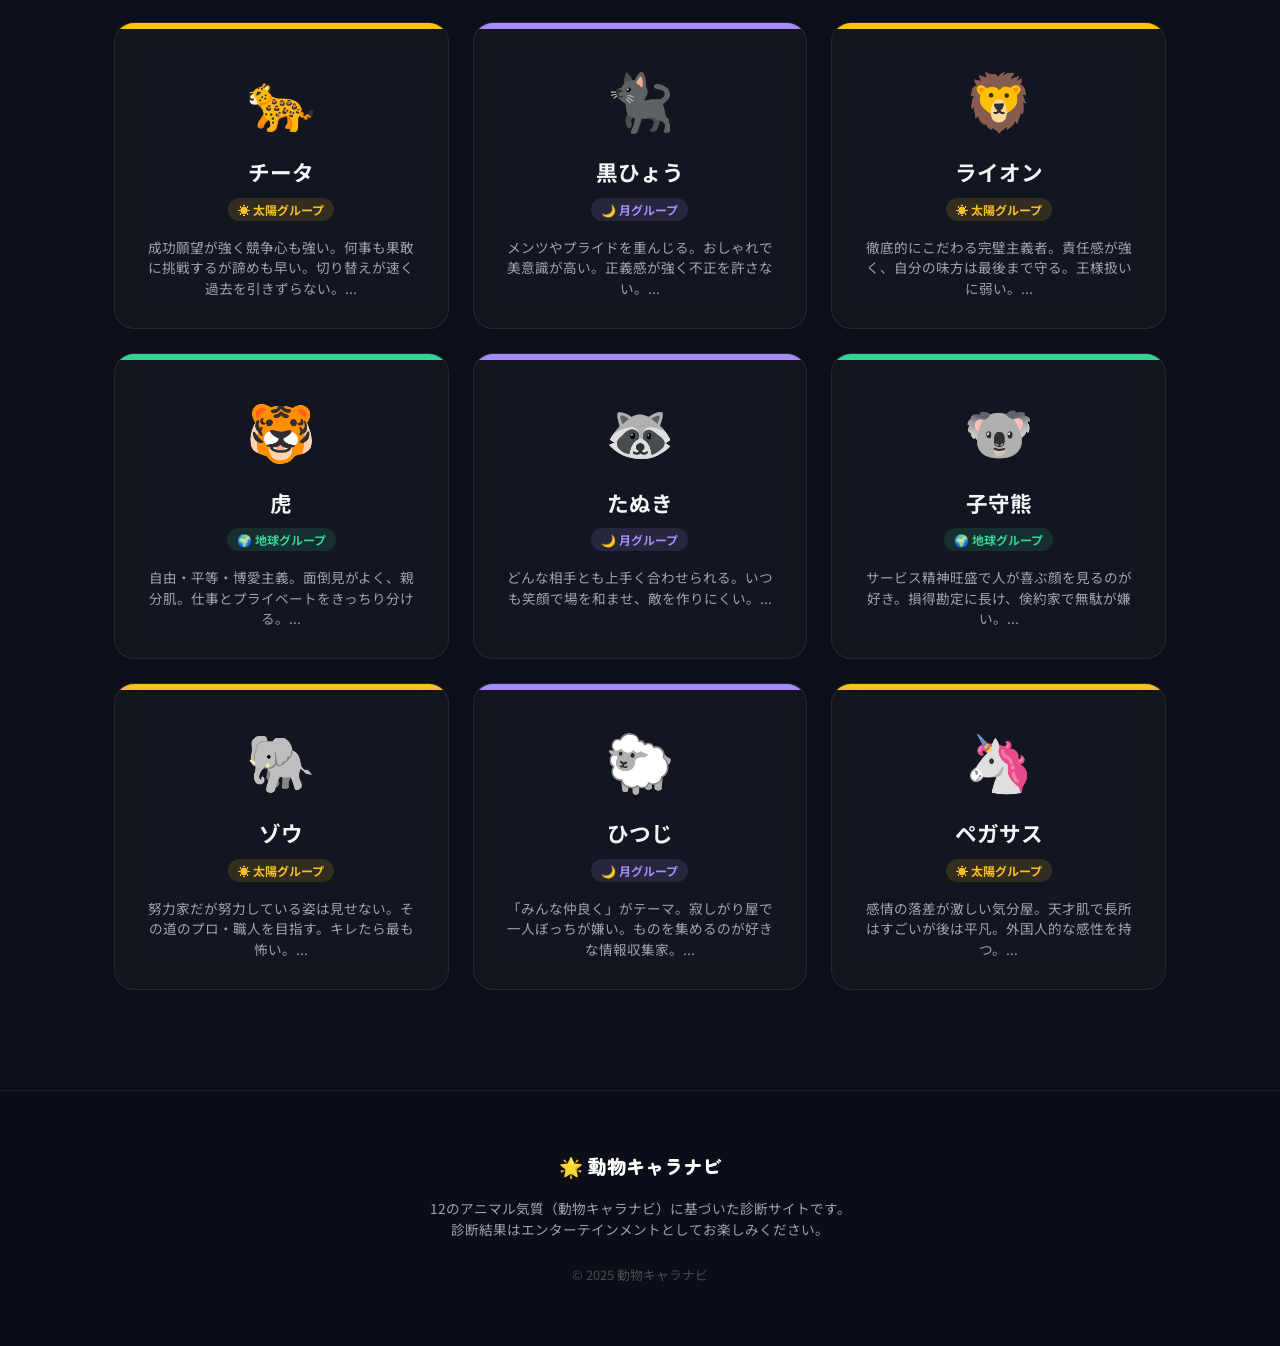
<file: gas_deploy.html>
<!DOCTYPE html>
<html lang="ja">
<head>
  <meta charset="UTF-8">
  <meta name="viewport" content="width=device-width, initial-scale=1.0">
  <title>12のアニマル気質 動物キャラナビ｜あなたと推しの相性診断</title>
  <meta name="description" content="生年月日から60種類の動物キャラクターを診断！推しとの相性もわかる12のアニマル気質サイト。アイドルオタクのための推し活ツール。">
  <link rel="preconnect" href="https://fonts.googleapis.com">
  <link rel="preconnect" href="https://fonts.gstatic.com" crossorigin>
  <link href="https://fonts.googleapis.com/css2?family=Noto+Sans+JP:wght@300;400;500;700;900&family=Zen+Maru+Gothic:wght@400;500;700&display=swap" rel="stylesheet">
  <style>
/* ============================================================
   12のアニマル気質 動物キャラナビ スタイルシート
   テーマ: 推し活 × プレミアム・ガラスモーフィズム (Rich & Active Aesthetics)
   ============================================================ */

:root {
  /* カラーパレット */
  --bg-primary: #0b0f19;
  --bg-secondary: #131a2e;
  --text-primary: #f3f4f6;
  --text-muted: #9ca3af;
  
  --primary: #ec4899;
  --primary-glow: rgba(236, 72, 153, 0.4);
  --primary-gradient: linear-gradient(135deg, #ec4899, #f43f5e, #d946ef);
  
  --secondary: #a78bfa;
  --secondary-gradient: linear-gradient(135deg, #a78bfa, #8b5cf6, #6366f1);
  
  --gold: #fbbf24;
  --gold-gradient: linear-gradient(135deg, #f59e0b, #fbbf24, #fef08a);
  
  --glass-bg: rgba(255, 255, 255, 0.03);
  --glass-border: rgba(255, 255, 255, 0.08);
  --glass-glow: rgba(255, 255, 255, 0.02);
  --glass-pink-bg: rgba(236, 72, 153, 0.05);
  --glass-pink-border: rgba(236, 72, 153, 0.2);

  --font-family: 'Zen Maru Gothic', 'Noto Sans JP', sans-serif;
  --transition-smooth: all 0.4s cubic-bezier(0.16, 1, 0.3, 1);
}

/* 全体リセットと基本設定 */
* {
  box-sizing: border-box;
  margin: 0;
  padding: 0;
  scroll-behavior: smooth;
}

body {
  font-family: var(--font-family);
  background-color: var(--bg-primary);
  color: var(--text-primary);
  line-height: 1.6;
  overflow-x: hidden;
  position: relative;
}

/* ✨ 背景アニメーション & パーティクル */
.particles {
  position: fixed;
  top: 0;
  left: 0;
  width: 100%;
  height: 100%;
  pointer-events: none;
  z-index: 0;
  background: 
    radial-gradient(circle at 10% 20%, rgba(139, 92, 246, 0.15) 0%, transparent 40%),
    radial-gradient(circle at 90% 80%, rgba(236, 72, 153, 0.15) 0%, transparent 40%);
}

.particles::after {
  content: "";
  position: absolute;
  top: 0; left: 0; width: 100%; height: 100%;
  background-image: radial-gradient(rgba(255, 255, 255, 0.15) 1px, transparent 1px);
  background-size: 40px 40px;
  opacity: 0.3;
}

/* コンテナ */
.container {
  width: 100%;
  max-width: 1100px;
  margin: 0 auto;
  padding: 0 24px;
  position: relative;
  z-index: 1;
}

/* ヘッダー */
.site-header {
  position: fixed;
  top: 0;
  left: 0;
  width: 100%;
  z-index: 100;
  background: rgba(11, 15, 25, 0.7);
  backdrop-filter: blur(12px);
  border-bottom: 1px solid var(--glass-border);
}

.header-inner {
  max-width: 1200px;
  margin: 0 auto;
  padding: 16px 24px;
  display: flex;
  justify-content: space-between;
  align-items: center;
}

.logo {
  display: flex;
  align-items: center;
  gap: 8px;
  font-weight: 900;
  font-size: 1.25rem;
  letter-spacing: 0.05em;
  background: var(--primary-gradient);
  -webkit-background-clip: text;
  -webkit-text-fill-color: transparent;
}

.logo-icon {
  -webkit-text-fill-color: initial;
}

.header-nav {
  display: flex;
  gap: 20px;
}

.nav-link {
  color: var(--text-muted);
  text-decoration: none;
  font-size: 0.9rem;
  font-weight: 500;
  transition: var(--transition-smooth);
  position: relative;
  padding: 4px 0;
}

.nav-link::after {
  content: "";
  position: absolute;
  bottom: 0;
  left: 50%;
  width: 0;
  height: 2px;
  background: var(--primary-gradient);
  transition: var(--transition-smooth);
  transform: translateX(-50%);
}

.nav-link:hover {
  color: var(--text-primary);
}

.nav-link:hover::after {
  width: 100%;
}

/* ヒーローセクション */
.hero {
  min-height: 100vh;
  display: flex;
  flex-direction: column;
  justify-content: center;
  align-items: center;
  text-align: center;
  padding-top: 100px;
  padding-bottom: 60px;
  position: relative;
  z-index: 1;
}

.hero-content {
  max-width: 800px;
  padding: 0 24px;
}

.hero-badge {
  display: inline-flex;
  align-items: center;
  padding: 8px 16px;
  background: rgba(236, 72, 153, 0.1);
  border: 1px solid rgba(236, 72, 153, 0.3);
  border-radius: 9999px;
  color: var(--primary);
  font-weight: 700;
  font-size: 0.9rem;
  margin-bottom: 24px;
  box-shadow: 0 0 20px rgba(236, 72, 153, 0.1);
}

.hero-title {
  font-size: clamp(2.5rem, 6vw, 4.5rem);
  font-weight: 900;
  line-height: 1.2;
  margin-bottom: 24px;
  letter-spacing: -0.02em;
}

.gradient-text {
  background: var(--primary-gradient);
  -webkit-background-clip: text;
  -webkit-text-fill-color: transparent;
  text-shadow: 0 0 40px rgba(236, 72, 153, 0.2);
}

.hero-subtitle {
  color: var(--text-muted);
  font-size: clamp(1rem, 2.5vw, 1.25rem);
  margin-bottom: 40px;
  max-width: 600px;
  margin-left: auto;
  margin-right: auto;
}

.hero-animals {
  display: flex;
  justify-content: center;
  gap: 16px;
  margin-bottom: 48px;
}

.hero-animal {
  font-size: clamp(2rem, 5vw, 3rem);
  display: inline-block;
}

.floating {
  animation: floating 3s ease-in-out infinite;
  animation-delay: var(--delay);
}

@keyframes floating {
  0%, 100% { transform: translateY(0) scale(1); }
  50% { transform: translateY(-15px) scale(1.08); }
}

.hero-btn {
  display: inline-flex;
  align-items: center;
  padding: 18px 40px;
  background: var(--primary-gradient);
  border: none;
  border-radius: 9999px;
  color: #fff;
  font-weight: 700;
  font-size: 1.1rem;
  text-decoration: none;
  box-shadow: 0 10px 30px rgba(236, 72, 153, 0.4);
  transition: var(--transition-smooth);
  position: relative;
  overflow: hidden;
}

.hero-btn::before {
  content: "";
  position: absolute;
  top: 0; left: -100%; width: 100%; height: 100%;
  background: linear-gradient(90deg, transparent, rgba(255, 255, 255, 0.2), transparent);
  transition: 0.5s;
}

.hero-btn:hover {
  transform: translateY(-4px) scale(1.02);
  box-shadow: 0 15px 40px rgba(236, 72, 153, 0.6);
}

.hero-btn:hover::before {
  left: 100%;
}

.hero-scroll {
  position: absolute;
  bottom: 40px;
  display: flex;
  flex-direction: column;
  align-items: center;
  gap: 8px;
  color: var(--text-muted);
  font-size: 0.8rem;
  letter-spacing: 0.1em;
}

.scroll-arrow {
  width: 1px;
  height: 40px;
  background: linear-gradient(to bottom, var(--text-muted), transparent);
  position: relative;
  overflow: hidden;
}

.scroll-arrow::after {
  content: "";
  position: absolute;
  top: 0; left: 0; width: 100%; height: 100%;
  background: #fff;
  animation: scrollDown 2s infinite ease-in-out;
}

@keyframes scrollDown {
  0% { transform: translateY(-100%); }
  80%, 100% { transform: translateY(100%); }
}

/* セクション共通 */
.section {
  padding: 100px 0;
  position: relative;
  z-index: 1;
}

.section-header {
  text-align: center;
  margin-bottom: 60px;
}

.section-badge {
  display: inline-block;
  padding: 6px 12px;
  background: rgba(167, 139, 250, 0.1);
  border: 1px solid rgba(167, 139, 250, 0.3);
  border-radius: 9999px;
  color: var(--secondary);
  font-weight: 700;
  font-size: 0.8rem;
  margin-bottom: 16px;
  letter-spacing: 0.05em;
}

.section-badge.pink {
  background: rgba(236, 72, 153, 0.1);
  border-color: rgba(236, 72, 153, 0.3);
  color: var(--primary);
}

.section-badge.purple {
  background: rgba(167, 139, 250, 0.1);
  border-color: rgba(167, 139, 250, 0.3);
  color: var(--secondary);
}

.section-title {
  font-size: clamp(2rem, 4vw, 2.75rem);
  font-weight: 900;
  margin-bottom: 12px;
  background: linear-gradient(135deg, #fff, #9ca3af);
  -webkit-background-clip: text;
  -webkit-text-fill-color: transparent;
}

.section-desc {
  color: var(--text-muted);
  font-size: 1.05rem;
}

/* ガラスモーフィズムカード */
.glass-card {
  background: var(--glass-bg);
  backdrop-filter: blur(16px);
  border: 1px solid var(--glass-border);
  border-radius: 24px;
  padding: 40px;
  max-width: 650px;
  margin: 0 auto 40px auto;
  box-shadow: 0 20px 50px rgba(0, 0, 0, 0.3);
  transition: var(--transition-smooth);
}

.glass-card:hover {
  border-color: rgba(255, 255, 255, 0.15);
  box-shadow: 0 25px 60px rgba(0, 0, 0, 0.4), 0 0 30px rgba(255, 255, 255, 0.02);
}

.pink-card {
  background: var(--glass-pink-bg);
  border-color: var(--glass-pink-border);
}

.pink-card:hover {
  border-color: rgba(236, 72, 153, 0.4);
  box-shadow: 0 25px 60px rgba(0, 0, 0, 0.4), 0 0 35px rgba(236, 72, 153, 0.05);
}

/* フォーム要素 */
.form-group {
  margin-bottom: 30px;
}

.form-label {
  display: block;
  font-weight: 700;
  font-size: 1rem;
  margin-bottom: 12px;
  color: #fff;
}

.date-inputs {
  display: grid;
  grid-template-columns: repeat(3, 1fr);
  gap: 16px;
}

.date-field {
  display: flex;
  align-items: center;
  background: rgba(0, 0, 0, 0.2);
  border: 1px solid var(--glass-border);
  border-radius: 12px;
  padding: 0 16px;
  transition: var(--transition-smooth);
}

.date-field:focus-within {
  border-color: var(--primary);
  box-shadow: 0 0 15px rgba(236, 72, 153, 0.2);
}

.date-input, .text-input {
  width: 100%;
  background: transparent;
  border: none;
  color: #fff;
  font-family: var(--font-family);
  font-size: 1.1rem;
  font-weight: 700;
  padding: 16px 0;
  outline: none;
}

.text-input {
  background: rgba(0, 0, 0, 0.2);
  border: 1px solid var(--glass-border);
  border-radius: 12px;
  padding: 16px 20px;
  transition: var(--transition-smooth);
}

.text-input:focus {
  border-color: var(--primary);
  box-shadow: 0 0 15px rgba(236, 72, 153, 0.2);
}

/* Chrome, Safari, Edge, Opera のスピンボタンを非表示にする */
.date-input::-webkit-outer-spin-button,
.date-input::-webkit-inner-spin-button {
  -webkit-appearance: none;
  margin: 0;
}

/* Firefox のスピンボタンを非表示にする */
.date-input[type=number] {
  -moz-appearance: textfield;
}

.date-unit {
  color: var(--text-muted);
  font-size: 0.9rem;
  font-weight: 700;
  margin-left: 8px;
}

/* 診断ボタン */
.diagnose-btn {
  display: flex;
  align-items: center;
  justify-content: center;
  gap: 10px;
  width: 100%;
  padding: 18px;
  background: var(--primary-gradient);
  border: none;
  border-radius: 16px;
  color: #fff;
  font-family: var(--font-family);
  font-size: 1.1rem;
  font-weight: 700;
  cursor: pointer;
  transition: var(--transition-smooth);
  box-shadow: 0 8px 25px rgba(236, 72, 153, 0.3);
}

.diagnose-btn:hover {
  transform: translateY(-2px);
  box-shadow: 0 12px 30px rgba(236, 72, 153, 0.5);
}

.diagnose-btn.pink-btn {
  background: linear-gradient(135deg, #ec4899, #f43f5e);
  box-shadow: 0 8px 25px rgba(236, 72, 153, 0.3);
}

.diagnose-btn.pink-btn:hover {
  box-shadow: 0 12px 30px rgba(236, 72, 153, 0.5);
}

/* 結果表示エリア */
.result-area {
  margin-top: 40px;
  animation: fadeInUp 0.6s cubic-bezier(0.16, 1, 0.3, 1) forwards;
}

@keyframes fadeInUp {
  from { opacity: 0; transform: translateY(30px); }
  to { opacity: 1; transform: translateY(0); }
}

/* Threadsのまとめ画像をインスパイアした結果カード */
.result-card {
  background: #fbf7f0; /* Threads画像のような暖かみのあるプレミアムな白ベージュ */
  color: #3e2723;      /* ディープブラウン */
  border-radius: 28px;
  padding: 40px;
  max-width: 600px;
  margin: 0 auto;
  box-shadow: 0 30px 70px rgba(0, 0, 0, 0.4), 0 0 0 12px rgba(251, 247, 240, 0.05);
  position: relative;
  overflow: hidden;
  border: 1px solid #efebe9;
  text-align: center;
}

/* 装飾的な背景 */
.result-card::before {
  content: "★ ★ ★";
  position: absolute;
  top: 15px;
  left: 50%;
  transform: translateX(-50%);
  color: #d7ccc8;
  font-size: 0.8rem;
  letter-spacing: 0.5em;
}

.oshi-result-card {
  margin-bottom: 24px;
}

.oshi-label {
  display: inline-block;
  background: #f48fb1;
  color: #fff;
  padding: 4px 16px;
  border-radius: 9999px;
  font-size: 0.85rem;
  font-weight: 700;
  margin-bottom: 16px;
  box-shadow: 0 4px 10px rgba(244, 143, 177, 0.3);
}

.result-header {
  display: flex;
  justify-content: space-between;
  align-items: center;
  margin-bottom: 20px;
}

.char-number {
  background: #3e2723;
  color: #fff;
  font-size: 1.1rem;
  font-weight: 900;
  padding: 4px 14px;
  border-radius: 8px;
}

.char-group-badge {
  background: #d7ccc8;
  color: #3e2723;
  font-size: 0.85rem;
  font-weight: 700;
  padding: 4px 12px;
  border-radius: 9999px;
  border: 1px solid #bcaaa4;
}

.char-animal-icon {
  font-size: 5rem;
  margin: 10px 0;
  filter: drop-shadow(0 8px 12px rgba(0,0,0,0.1));
  animation: heartBeat 2s infinite ease-in-out;
}

@keyframes heartBeat {
  0%, 100% { transform: scale(1); }
  50% { transform: scale(1.08); }
}

.char-name {
  font-size: 1.85rem;
  font-weight: 900;
  color: #3e2723;
  margin-bottom: 4px;
  letter-spacing: -0.02em;
}

.char-animal-name {
  font-size: 1.15rem;
  font-weight: 700;
  color: #795548;
  margin-bottom: 8px;
}

.char-spell {
  display: inline-block;
  background: #efebe9;
  padding: 2px 10px;
  font-size: 0.8rem;
  color: #8d6e63;
  border-radius: 4px;
  margin-bottom: 16px;
}

.char-keyword {
  font-size: 1.1rem;
  font-weight: 700;
  color: #d84315;
  background: #fbe9e7;
  padding: 12px 20px;
  border-radius: 12px;
  margin-bottom: 30px;
  border: 1px dashed #ffab91;
  display: inline-block;
}

.char-details {
  text-align: left;
  display: flex;
  flex-direction: column;
  gap: 20px;
  border-top: 1px dashed #d7ccc8;
  padding-top: 24px;
}

.detail-item {
  display: flex;
  gap: 14px;
  align-items: flex-start;
}

.detail-icon {
  font-size: 1.35rem;
  background: #efebe9;
  width: 38px;
  height: 38px;
  display: flex;
  align-items: center;
  justify-content: center;
  border-radius: 50%;
  flex-shrink: 0;
}

.detail-label {
  font-size: 0.8rem;
  font-weight: 700;
  color: #8d6e63;
  margin-bottom: 2px;
  text-transform: uppercase;
  letter-spacing: 0.05em;
}

.detail-text {
  font-size: 0.95rem;
  color: #4e342e;
  font-weight: 500;
}

/* 相性カード */
.compatibility-card {
  background: linear-gradient(180deg, #fffcf9 0%, #fff5eb 100%);
  color: #3e2723;
  border-radius: 28px;
  padding: 40px;
  max-width: 600px;
  margin: 30px auto 0 auto;
  box-shadow: 0 30px 70px rgba(0, 0, 0, 0.4);
  text-align: center;
  border: 2px solid #ffe0b2;
}

.compat-title {
  font-size: 1.4rem;
  font-weight: 900;
  color: #e65100;
  margin-bottom: 24px;
}

.compat-groups {
  display: flex;
  justify-content: center;
  align-items: center;
  gap: 24px;
  margin-bottom: 30px;
}

.compat-group-item {
  background: #efebe9;
  padding: 12px 20px;
  border-radius: 16px;
  font-weight: 700;
  font-size: 0.95rem;
  border: 1px solid #d7ccc8;
}

.compat-vs {
  font-size: 1.1rem;
  font-weight: 900;
  color: #ff8f00;
  background: #fff3e0;
  width: 36px;
  height: 36px;
  display: flex;
  align-items: center;
  justify-content: center;
  border-radius: 50%;
  border: 1.5px solid #ffe0b2;
}

.compat-score-area {
  margin-bottom: 24px;
}

.compat-score {
  font-size: 4rem;
  font-weight: 900;
  color: #e65100;
  line-height: 1;
}

.compat-label {
  display: inline-block;
  background: #e65100;
  color: #fff;
  padding: 4px 16px;
  border-radius: 9999px;
  font-weight: 700;
  font-size: 0.9rem;
  margin-top: 8px;
  box-shadow: 0 4px 12px rgba(230, 81, 0, 0.2);
}

.compat-desc {
  font-size: 1.05rem;
  font-weight: 700;
  margin-bottom: 24px;
  color: #5d4037;
}

.compat-tip {
  background: #fff8e1;
  border-left: 4px solid #ffb300;
  padding: 16px 20px;
  border-radius: 0 12px 12px 0;
  text-align: left;
  font-size: 0.95rem;
  color: #5d4037;
  margin-bottom: 30px;
  line-height: 1.5;
}

.compat-tip strong {
  display: block;
  color: #b78103;
  margin-bottom: 4px;
}

/* シェアボタン */
.share-btn {
  display: inline-flex;
  align-items: center;
  gap: 8px;
  background: #3e2723;
  color: #fff;
  border: none;
  padding: 14px 28px;
  border-radius: 12px;
  font-family: var(--font-family);
  font-weight: 700;
  font-size: 0.95rem;
  cursor: pointer;
  transition: var(--transition-smooth);
  margin-top: 10px;
  box-shadow: 0 6px 20px rgba(62, 39, 35, 0.25);
}

.share-btn:hover {
  transform: translateY(-2px);
  background: #4e342e;
  box-shadow: 0 10px 25px rgba(62, 39, 35, 0.4);
}

/* ---- 12キャラ一覧セクション ---- */
.group-filter {
  display: flex;
  justify-content: center;
  flex-wrap: wrap;
  gap: 12px;
  margin-bottom: 40px;
}

.filter-btn {
  background: var(--glass-bg);
  border: 1px solid var(--glass-border);
  color: var(--text-muted);
  padding: 12px 24px;
  border-radius: 9999px;
  font-family: var(--font-family);
  font-weight: 700;
  font-size: 0.9rem;
  cursor: pointer;
  transition: var(--transition-smooth);
}

.filter-btn:hover, .filter-btn.active {
  background: #fff;
  color: #0b0f19;
  border-color: #fff;
  box-shadow: 0 10px 25px rgba(255, 255, 255, 0.1);
  transform: translateY(-2px);
}

.filter-btn.moon.active {
  background: var(--secondary-gradient);
  color: #fff;
  border-color: transparent;
  box-shadow: 0 10px 25px rgba(167, 139, 250, 0.3);
}

.filter-btn.earth.active {
  background: linear-gradient(135deg, #10b981, #059669);
  color: #fff;
  border-color: transparent;
  box-shadow: 0 10px 25px rgba(16, 185, 129, 0.3);
}

.filter-btn.sun.active {
  background: var(--gold-gradient);
  color: #3e2723;
  border-color: transparent;
  box-shadow: 0 10px 25px rgba(251, 191, 36, 0.3);
}

/* キャラグリッド */
.animals-grid {
  display: grid;
  grid-template-columns: repeat(auto-fill, minmax(280px, 1fr));
  gap: 24px;
}

.animal-card {
  background: var(--glass-bg);
  backdrop-filter: blur(12px);
  border: 1px solid var(--glass-border);
  border-radius: 20px;
  padding: 30px;
  text-align: center;
  transition: var(--transition-smooth);
  cursor: pointer;
  position: relative;
  overflow: hidden;
}

.animal-card::after {
  content: "";
  position: absolute;
  top: 0; left: 0; width: 100%; height: 6px;
  background: var(--border-color, var(--glass-border));
}

.animal-card:hover {
  transform: translateY(-8px);
  border-color: var(--border-color, rgba(255, 255, 255, 0.2));
  box-shadow: 0 20px 40px rgba(0,0,0,0.3);
}

.card-emoji {
  font-size: 3.5rem;
  margin-bottom: 12px;
  display: inline-block;
  transition: var(--transition-smooth);
}

.animal-card:hover .card-emoji {
  transform: scale(1.15) rotate(5deg);
}

.card-title {
  font-size: 1.35rem;
  font-weight: 700;
  margin-bottom: 6px;
}

.card-group {
  display: inline-block;
  font-size: 0.75rem;
  font-weight: 700;
  padding: 2px 10px;
  border-radius: 9999px;
  margin-bottom: 16px;
}

.card-desc {
  font-size: 0.85rem;
  color: var(--text-muted);
  line-height: 1.5;
}

/* フッター */
.site-footer {
  border-top: 1px solid var(--glass-border);
  padding: 60px 0;
  text-align: center;
  background: rgba(11, 15, 25, 0.9);
  position: relative;
  z-index: 1;
}

.footer-inner {
  max-width: 600px;
  margin: 0 auto;
  padding: 0 24px;
}

.footer-logo {
  font-weight: 900;
  font-size: 1.2rem;
  margin-bottom: 16px;
  color: #fff;
}

.footer-note {
  font-size: 0.85rem;
  color: var(--text-muted);
  margin-bottom: 24px;
  line-height: 1.6;
}

.footer-copy {
  font-size: 0.8rem;
  color: rgba(255,255,255,0.25);
}

/* モバイルレスポンシブ */
@media (max-width: 768px) {
  .header-inner {
    flex-direction: column;
    gap: 12px;
    padding: 12px 16px;
  }
  
  .hero {
    padding-top: 140px;
  }
  
  .date-inputs {
    gap: 8px;
  }
  
  .date-field {
    padding: 0 10px;
  }
  
  .date-input {
    font-size: 1rem;
    padding: 12px 0;
  }
  
  .glass-card {
    padding: 24px;
  }
  
  .result-card, .compatibility-card {
    padding: 24px 16px;
  }
  
  .compat-groups {
    flex-direction: column;
    gap: 12px;
  }
  
  .compat-vs {
    transform: rotate(90deg);
  }
}
  </style>
</head>
<body>

  <!-- ✨ パーティクル背景 -->
  <div class="particles" id="particles"></div>

  <!-- ヘッダー -->
  <header class="site-header">
    <div class="header-inner">
      <div class="logo">
        <span class="logo-icon">🌟</span>
        <span class="logo-text">動物キャラナビ</span>
      </div>
      <nav class="header-nav">
        <a href="#diagnosis" class="nav-link">診断する</a>
        <a href="#oshi" class="nav-link">推し診断</a>
        <a href="#animals" class="nav-link">12キャラ</a>
      </nav>
    </div>
  </header>

  <!-- ヒーローセクション -->
  <section class="hero">
    <div class="hero-content">
      <div class="hero-badge">🎤 推し活×12のアニマル気質</div>
      <h1 class="hero-title">
        あなたと推しの<br>
        <span class="gradient-text">本当の相性</span>がわかる
      </h1>
      <p class="hero-subtitle">
        生年月日から60種類の動物キャラを診断。<br>
        推しとの相性スコアもチェックできる！
      </p>
      <div class="hero-animals">
        <span class="hero-animal floating" style="--delay:0s">🐺</span>
        <span class="hero-animal floating" style="--delay:0.3s">🦁</span>
        <span class="hero-animal floating" style="--delay:0.6s">🐯</span>
        <span class="hero-animal floating" style="--delay:0.9s">🦄</span>
        <span class="hero-animal floating" style="--delay:1.2s">🐨</span>
        <span class="hero-animal floating" style="--delay:1.5s">🦌</span>
      </div>
      <a href="#diagnosis" class="hero-btn">
        <span>🔮 今すぐ診断する</span>
      </a>
    </div>
    <div class="hero-scroll">
      <span>scroll</span>
      <div class="scroll-arrow"></div>
    </div>
  </section>

  <!-- ---- 自分の診断 ---- -->
  <section class="section diagnosis-section" id="diagnosis">
    <div class="container">
      <div class="section-header">
        <div class="section-badge">STEP 01</div>
        <h2 class="section-title">あなたのキャラを診断</h2>
        <p class="section-desc">生年月日を入力してね</p>
      </div>

      <div class="diagnosis-card glass-card">
        <div class="form-group">
          <label class="form-label">📅 生年月日</label>
          <div class="date-inputs">
            <div class="date-field">
              <input type="number" id="myYear" class="date-input" placeholder="1995" min="1926" max="2010">
              <span class="date-unit">年</span>
            </div>
            <div class="date-field">
              <input type="number" id="myMonth" class="date-input" placeholder="4" min="1" max="12">
              <span class="date-unit">月</span>
            </div>
            <div class="date-field">
              <input type="number" id="myDay" class="date-input" placeholder="1" min="1" max="31">
              <span class="date-unit">日</span>
            </div>
          </div>
        </div>
        <button class="diagnose-btn" id="myDiagnoseBtn" onclick="runMyDiagnosis()">
          <span class="btn-icon">✨</span>
          <span>診断する</span>
        </button>
      </div>

      <!-- 結果カード -->
      <div class="result-area" id="myResult" style="display:none;">
        <div class="result-card" id="myResultCard">
          <div class="result-header">
            <div class="char-number" id="myCharNumber"></div>
            <div class="char-group-badge" id="myGroupBadge"></div>
          </div>
          <div class="char-animal-icon" id="myAnimalIcon"></div>
          <div class="char-name" id="myCharName"></div>
          <div class="char-animal-name" id="myAnimalName"></div>
          <div class="char-spell" id="myCharSpell"></div>
          <div class="char-keyword" id="myKeyword"></div>
          <div class="char-details">
            <div class="detail-item">
              <span class="detail-icon">💫</span>
              <div class="detail-content">
                <div class="detail-label">性格</div>
                <div class="detail-text" id="myPersonality"></div>
              </div>
            </div>
            <div class="detail-item">
              <span class="detail-icon">💕</span>
              <div class="detail-content">
                <div class="detail-label">恋愛傾向</div>
                <div class="detail-text" id="myLove"></div>
              </div>
            </div>
            <div class="detail-item">
              <span class="detail-icon">💰</span>
              <div class="detail-content">
                <div class="detail-label">マネー感覚</div>
                <div class="detail-text" id="myMoney"></div>
              </div>
            </div>
            <div class="detail-item">
              <span class="detail-icon">⭐</span>
              <div class="detail-content">
                <div class="detail-label">天職</div>
                <div class="detail-text" id="myVocation"></div>
              </div>
            </div>
            <div class="detail-item">
              <span class="detail-icon">🍀</span>
              <div class="detail-content">
                <div class="detail-label">開運ポイント</div>
                <div class="detail-text" id="myLucky"></div>
              </div>
            </div>
          </div>
          <button class="share-btn" onclick="shareResult('my')">
            <span>📤 この結果をシェア</span>
          </button>
        </div>
      </div>
    </div>
  </section>

  <!-- ---- 推し診断 ---- -->
  <section class="section oshi-section" id="oshi">
    <div class="container">
      <div class="section-header">
        <div class="section-badge pink">STEP 02</div>
        <h2 class="section-title">推しのキャラ & 相性チェック</h2>
        <p class="section-desc">推しの生年月日を入れてみて！</p>
      </div>

      <div class="diagnosis-card glass-card pink-card">
        <div class="form-group">
          <label class="form-label">💖 推しの名前（任意）</label>
          <input type="text" id="oshiName" class="text-input" placeholder="例：廉くん">
        </div>
        <div class="form-group">
          <label class="form-label">📅 推しの生年月日</label>
          <div class="date-inputs">
            <div class="date-field">
              <input type="number" id="oshiYear" class="date-input" placeholder="1999" min="1926" max="2010">
              <span class="date-unit">年</span>
            </div>
            <div class="date-field">
              <input type="number" id="oshiMonth" class="date-input" placeholder="1" min="1" max="12">
              <span class="date-unit">月</span>
            </div>
            <div class="date-field">
              <input type="number" id="oshiDay" class="date-input" placeholder="23" min="1" max="31">
              <span class="date-unit">日</span>
            </div>
          </div>
        </div>
        <button class="diagnose-btn pink-btn" onclick="runOshiDiagnosis()">
          <span class="btn-icon">💖</span>
          <span>推しを診断 & 相性チェック</span>
        </button>
      </div>

      <!-- 推し結果 -->
      <div class="result-area" id="oshiResult" style="display:none;">
        <!-- 推しキャラ -->
        <div class="result-card oshi-result-card" id="oshiResultCard">
          <div class="oshi-label" id="oshiNameLabel">推しのキャラ</div>
          <div class="result-header">
            <div class="char-number" id="oshiCharNumber"></div>
            <div class="char-group-badge" id="oshiGroupBadge"></div>
          </div>
          <div class="char-animal-icon" id="oshiAnimalIcon"></div>
          <div class="char-name" id="oshiCharName"></div>
          <div class="char-animal-name" id="oshiAnimalName"></div>
          <div class="char-keyword" id="oshiKeyword"></div>
          <div class="char-details">
            <div class="detail-item">
              <span class="detail-icon">💫</span>
              <div class="detail-content">
                <div class="detail-label">性格</div>
                <div class="detail-text" id="oshiPersonality"></div>
              </div>
            </div>
            <div class="detail-item">
              <span class="detail-icon">💕</span>
              <div class="detail-content">
                <div class="detail-label">好きな言葉</div>
                <div class="detail-text" id="oshiCatchphrase"></div>
              </div>
            </div>
          </div>
        </div>

        <!-- 相性カード -->
        <div class="compatibility-card" id="compatCard" style="display:none;">
          <h3 class="compat-title">💫 あなたと推しの相性</h3>
          <div class="compat-groups">
            <div class="compat-group-item" id="myGroupItem"></div>
            <div class="compat-vs">VS</div>
            <div class="compat-group-item" id="oshiGroupItem"></div>
          </div>
          <div class="compat-score-area">
            <div class="compat-score" id="compatScore"></div>
            <div class="compat-label" id="compatLabel"></div>
          </div>
          <div class="compat-desc" id="compatDesc"></div>
          <div class="compat-tip">
            <strong>🎯 攻略のヒント：</strong>
            <span id="compatTip"></span>
          </div>
          <button class="share-btn" onclick="shareResult('oshi')">
            <span>📤 相性結果をシェア</span>
          </button>
        </div>
      </div>
    </div>
  </section>

  <!-- ---- 12キャラ一覧 ---- -->
  <section class="section animals-section" id="animals">
    <div class="container">
      <div class="section-header">
        <div class="section-badge purple">12 ANIMALS</div>
        <h2 class="section-title">12の動物キャラクター</h2>
        <p class="section-desc">3つのグループに分かれているよ</p>
      </div>

      <!-- グループフィルター -->
      <div class="group-filter">
        <button class="filter-btn active" onclick="filterAnimals('all')" id="filterAll">すべて</button>
        <button class="filter-btn moon" onclick="filterAnimals('MOON')" id="filterMoon">🌙 月グループ</button>
        <button class="filter-btn earth" onclick="filterAnimals('EARTH')" id="filterEarth">🌍 地球グループ</button>
        <button class="filter-btn sun" onclick="filterAnimals('SUN')" id="filterSun">☀️ 太陽グループ</button>
      </div>

      <div class="animals-grid" id="animalsGrid">
        <!-- JavaScriptで動的生成 -->
      </div>
    </div>
  </section>

  <!-- フッター -->
  <footer class="site-footer">
    <div class="footer-inner">
      <div class="footer-logo">
        <span>🌟</span> 動物キャラナビ
      </div>
      <p class="footer-note">
        12のアニマル気質（動物キャラナビ）に基づいた診断サイトです。<br>
        診断結果はエンターテインメントとしてお楽しみください。
      </p>
      <p class="footer-copy">© 2025 動物キャラナビ</p>
    </div>
  </footer>

  <script>
// ============================================================
// 12のアニマル気質 動物キャラナビ データ
// 十二運星に基づいた正確なキャラクター定義
// ============================================================

const GROUPS = {
  MOON: {
    id: 'MOON', name: '月グループ', emoji: '🌙',
    color: '#a78bfa', gradient: 'linear-gradient(135deg, #7c3aed, #ec4899)',
    description: '「誰と」を大切にする、心の絆を重んじるチーム。',
    members: ['こじか', 'たぬき', '黒ひょう', 'ひつじ'],
  },
  EARTH: {
    id: 'EARTH', name: '地球グループ', emoji: '🌍',
    color: '#34d399', gradient: 'linear-gradient(135deg, #059669, #10b981)',
    description: '「何を」重視する、実力と実績のしっかり者チーム。',
    members: ['猿', '虎', '子守熊', '狼'],
  },
  SUN: {
    id: 'SUN', name: '太陽グループ', emoji: '☀️',
    color: '#fbbf24', gradient: 'linear-gradient(135deg, #d97706, #f59e0b)',
    description: '「どこで」にこだわる、直感と感性の天才チーム。',
    members: ['チータ', 'ライオン', 'ゾウ', 'ペガサス'],
  }
};

const CHARACTER_TABLE = [
  { n:1,  animal:'チータ',  group:'SUN',   name:'長距離ランナーのチータ', spell:'草花', jui:'沐浴' },
  { n:2,  animal:'たぬき',  group:'MOON',  name:'社交家のたぬき',         spell:'大樹', jui:'衰' },
  { n:3,  animal:'猿',      group:'EARTH', name:'落ち着きのない猿',        spell:'太陽', jui:'長生' },
  { n:4,  animal:'子守熊',  group:'EARTH', name:'フットワークの軽い子守熊',spell:'ろうそく', jui:'病' },
  { n:5,  animal:'黒ひょう',group:'MOON',  name:'面倒見のいい黒ひょう',    spell:'山',   jui:'冠帯' },
  { n:6,  animal:'虎',      group:'EARTH', name:'愛情あふれる虎',          spell:'大地', jui:'帝旺' },
  { n:7,  animal:'チータ',  group:'SUN',   name:'全力疾走するチータ',       spell:'金属', jui:'沐浴' },
  { n:8,  animal:'たぬき',  group:'MOON',  name:'磨き上げられたたぬき',     spell:'宝石', jui:'衰' },
  { n:9,  animal:'猿',      group:'EARTH', name:'大きな志をもった猿',        spell:'海',   jui:'長生' },
  { n:10, animal:'子守熊',  group:'EARTH', name:'母性豊かな子守熊',          spell:'雨露', jui:'病' },
  { n:11, animal:'こじか',  group:'MOON',  name:'正直なこじか',              spell:'草花', jui:'養' },
  { n:12, animal:'ゾウ',    group:'SUN',   name:'人気者のゾウ',              spell:'大樹', jui:'死' },
  { n:13, animal:'狼',      group:'EARTH', name:'ネアカの狼',                spell:'太陽', jui:'胎' },
  { n:14, animal:'ひつじ',  group:'MOON',  name:'協調性のないひつじ',        spell:'ろうそく', jui:'墓' },
  { n:15, animal:'猿',      group:'EARTH', name:'どっしりとした猿',          spell:'山',   jui:'長生' },
  { n:16, animal:'子守熊',  group:'EARTH', name:'コアラのなかの子守熊',      spell:'大地', jui:'病' },
  { n:17, animal:'こじか',  group:'MOON',  name:'強い意志をもったこじか',    spell:'金属', jui:'養' },
  { n:18, animal:'ゾウ',    group:'SUN',   name:'デリケートなゾウ',          spell:'宝石', jui:'死' },
  { n:19, animal:'狼',      group:'EARTH', name:'放浪の狼',                  spell:'海',   jui:'胎' },
  { n:20, animal:'ひつじ',  group:'MOON',  name:'物静かなひつじ',            spell:'雨露', jui:'墓' },
  { n:21, animal:'ペガサス',group:'SUN',   name:'落ち着きのあるペガサス',    spell:'草花', jui:'絶' },
  { n:22, animal:'ペガサス',group:'SUN',   name:'強靱な翼をもつペガサス',    spell:'大樹', jui:'絶' },
  { n:23, animal:'ひつじ',  group:'MOON',  name:'無邪気なひつじ',            spell:'太陽', jui:'墓' },
  { n:24, animal:'狼',      group:'EARTH', name:'クリエイティブな狼',        spell:'ろうそく', jui:'胎' },
  { n:25, animal:'狼',      group:'EARTH', name:'穏やかな狼',                spell:'山',   jui:'胎' },
  { n:26, animal:'ひつじ',  group:'MOON',  name:'粘り強いひつじ',            spell:'大地', jui:'墓' },
  { n:27, animal:'ペガサス',group:'SUN',   name:'波乱に満ちたペガサス',      spell:'金属', jui:'絶' },
  { n:28, animal:'ペガサス',group:'SUN',   name:'優雅なペガサス',            spell:'宝石', jui:'絶' },
  { n:29, animal:'ひつじ',  group:'MOON',  name:'チャレンジ精神の旺盛なひつじ', spell:'海', jui:'墓' },
  { n:30, animal:'狼',      group:'EARTH', name:'順応性のある狼',            spell:'雨露', jui:'胎' },
  { n:31, animal:'ゾウ',    group:'SUN',   name:'リーダーとなるゾウ',        spell:'草花', jui:'死' },
  { n:32, animal:'こじか',  group:'MOON',  name:'しっかり者のこじか',        spell:'大樹', jui:'養' },
  { n:33, animal:'子守熊',  group:'EARTH', name:'活動的な子守熊',            spell:'太陽', jui:'病' },
  { n:34, animal:'猿',      group:'EARTH', name:'気分屋の猿',                spell:'ろうそく', jui:'長生' },
  { n:35, animal:'ひつじ',  group:'MOON',  name:'頼られると嬉しいひつじ',    spell:'山',   jui:'墓' },
  { n:36, animal:'狼',      group:'EARTH', name:'好感のもたれる狼',          spell:'大地', jui:'胎' },
  { n:37, animal:'ゾウ',    group:'SUN',   name:'まっしぐらに突き進むゾウ',  spell:'金属', jui:'死' },
  { n:38, animal:'こじか',  group:'MOON',  name:'華やかなこじか',            spell:'宝石', jui:'養' },
  { n:39, animal:'子守熊',  group:'EARTH', name:'夢とロマンの子守熊',        spell:'海',   jui:'病' },
  { n:40, animal:'猿',      group:'EARTH', name:'尽くす猿',                  spell:'雨露', jui:'長生' },
  { n:41, animal:'たぬき',  group:'MOON',  name:'大器晩成のたぬき',          spell:'草花', jui:'衰' },
  { n:42, animal:'チータ',  group:'SUN',   name:'足腰の強いチータ',          spell:'大樹', jui:'沐浴' },
  { n:43, animal:'虎',      group:'EARTH', name:'動きまわる虎',              spell:'太陽', jui:'帝旺' },
  { n:44, animal:'黒ひょう',group:'MOON',  name:'情熱的な黒ひょう',          spell:'ろうそく', jui:'冠帯' },
  { n:45, animal:'子守熊',  group:'EARTH', name:'サービス精神旺盛な子守熊',  spell:'山',   jui:'病' },
  { n:46, animal:'猿',      group:'EARTH', name:'守りの猿',                  spell:'大地', jui:'長生' },
  { n:47, animal:'たぬき',  group:'MOON',  name:'人間味あふれるたぬき',      spell:'金属', jui:'衰' },
  { n:48, animal:'チータ',  group:'SUN',   name:'品格のあるチータ',          spell:'宝石', jui:'沐浴' },
  { n:49, animal:'虎',      group:'EARTH', name:'ゆったりとした悠然の虎',    spell:'海',   jui:'帝旺' },
  { n:50, animal:'黒ひょう',group:'MOON',  name:'落ち込みの激しい黒ひょう',  spell:'雨露', jui:'冠帯' },
  { n:51, animal:'ライオン',group:'SUN',   name:'我が道を行くライオン',       spell:'草花', jui:'建禄' },
  { n:52, animal:'ライオン',group:'SUN',   name:'統率力のあるライオン',       spell:'大樹', jui:'建禄' },
  { n:53, animal:'黒ひょう',group:'MOON',  name:'感情豊かな黒ひょう',         spell:'太陽', jui:'冠帯' },
  { n:54, animal:'虎',      group:'EARTH', name:'楽天的な虎',                spell:'ろうそく', jui:'帝旺' },
  { n:55, animal:'虎',      group:'EARTH', name:'パワフルな虎',              spell:'山',   jui:'帝旺' },
  { n:56, animal:'黒ひょう',group:'MOON',  name:'気取らない黒ひょう',        spell:'大地', jui:'冠帯' },
  { n:57, animal:'ライオン',group:'SUN',   name:'感情的なライオン',           spell:'金属', jui:'建禄' },
  { n:58, animal:'ライオン',group:'SUN',   name:'傷つきやすいライオン',       spell:'宝石', jui:'建禄' },
  { n:59, animal:'黒ひょう',group:'MOON',  name:'束縛を嫌う黒ひょう',        spell:'海',   jui:'冠帯' },
  { n:60, animal:'虎',      group:'EARTH', name:'慈悲深い虎',                spell:'雨露', jui:'帝旺' },
];

const ANIMAL_PROFILES = {
  '狼': {
    emoji: '🐺', color: '#6c7a89', bgColor: '#ecf0f1', group: 'EARTH',
    keyword: '人は人、自分は自分',
    catchphrase: 'やっぱり変わってるね',
    personality: '独特の感性と職人気質。マイペースで天真爛漫な個人主義者。計画通りに進めることを好み、じっくり考えて行動する。',
    love: '自分のペースを乱さない相手が◎。最初は壁があるが、一度心を開くと深い絆を結ぶ。',
    money: '「ドカンと使うが無駄遣いなし」な職人タイプ。',
    vocation: 'クリエイター・プログラマー・専門職・コンサルタント',
    lucky: '好きなことにトコトン打ち込む',
    subTypes: [13,19,24,25,30,36],
  },
  'こじか': {
    emoji: '🦌', color: '#e8a87c', bgColor: '#fef9c3', group: 'MOON',
    keyword: '「和」が大事',
    catchphrase: 'どんなときも味方だよ',
    personality: '好奇心旺盛で天然なところがあるが、警戒心も強い。感情や感覚に正直で好き嫌いがハッキリ。子供や動物に好かれる。',
    love: '素直に気持ちを伝えるピュアな恋愛スタイル。押しに弱い一面も。',
    money: 'お金の計算も人任せ気味。金銭管理は少し甘め。',
    vocation: '保育士・心理カウンセラー・ペット関連・教師',
    lucky: '本物に接する（美術品・自然・その道の達人）',
    subTypes: [11,17,32,38],
  },
  '猿': {
    emoji: '🐒', color: '#c0392b', bgColor: '#fde8e8', group: 'EARTH',
    keyword: '人生楽しんだ者勝ち',
    catchphrase: '一緒にいると楽しい',
    personality: '愛嬌たっぷりの人気者。なんでもゲーム感覚で楽しみ、勝敗にこだわる。褒められたいから頑張るタイプ。',
    love: 'おだてに乗りやすい。「かわいいね」「スゴいね」が効果抜群！',
    money: '小銭大好き。割り勘は10円単位で几帳面。',
    vocation: 'サービス業・ゲームクリエイター・芸人・パティシエ',
    lucky: '瞑想。ひとりで静かに内観する時間が運気UP',
    subTypes: [3,9,15,34,40,46],
  },
  'チータ': {
    emoji: '🐆', color: '#d4ac0d', bgColor: '#fef3c7', group: 'SUN',
    keyword: '生涯を通して華麗なハンター',
    catchphrase: 'キミならきっと成功する',
    personality: '成功願望が強く競争心も強い。何事も果敢に挑戦するが諦めも早い。切り替えが速く過去を引きずらない。',
    love: '「成功」が世界でいちばん好きな言葉。「キミならきっと成功する」が最高のプロポーズ。',
    money: '前向きな浪費家。衝動買いの達人だが後悔しない。',
    vocation: '芸能界・政治家・スポーツ選手・開業医・外交官',
    lucky: '恋愛成就。恋がうまくいくと万事うまくいく',
    subTypes: [1,7,42,48],
  },
  '黒ひょう': {
    emoji: '🐈‍⬛', color: '#2c3e50', bgColor: '#e8eaf6', group: 'MOON',
    keyword: 'スマートでおしゃれな自信家',
    catchphrase: 'センスいいね',
    personality: 'メンツやプライドを重んじる。おしゃれで美意識が高い。正義感が強く不正を許さない。',
    love: '「センスいいね」が最高の褒め言葉。努力は人に見せないクールな一面も。',
    money: '気がついたら「ない！」タイプ。お金は使ってこそ輝く。',
    vocation: 'アナウンサー・ファッションデザイナー・マスコミ・デザイナー',
    lucky: '人生の師を見つける。良き師との出会いで人生が変わる',
    subTypes: [5,44,50,53,56,59],
  },
  'ライオン': {
    emoji: '🦁', color: '#935116', bgColor: '#fff7ed', group: 'SUN',
    keyword: 'オンリーワンよりナンバーワン',
    catchphrase: '特別な人だもん',
    personality: '徹底的にこだわる完璧主義者。責任感が強く、自分の味方は最後まで守る。王様扱いに弱い。',
    love: '「特別な人だもん」が最高の言葉。漠然と愛してくれる人を求める。',
    money: '「釣りはいらない」な大物感。節約も貯蓄もさらっとこなす。',
    vocation: '大手企業・国家公務員・警察官・上場企業・医師',
    lucky: '感性に響いたものを惜しみなく人に伝える',
    subTypes: [51,52,57,58],
  },
  '虎': {
    emoji: '🐯', color: '#e67e22', bgColor: '#fff3e0', group: 'EARTH',
    keyword: '有言実行',
    catchphrase: 'キミにしか相談できない',
    personality: '自由・平等・博愛主義。面倒見がよく、親分肌。仕事とプライベートをきっちり分ける。',
    love: '頼られると親分肌・姉御肌が爆発！「キミにしか相談できない」が一番刺さる。',
    money: 'マネーの虎。抜群の金銭感覚の持ち主。',
    vocation: '実業家・企業経営・会計士・プロスポーツ選手',
    lucky: '逆境がバネになる。逃げず、ひるまず、迎え撃って吉！',
    subTypes: [6,43,49,54,55,60],
  },
  'たぬき': {
    emoji: '🦝', color: '#795548', bgColor: '#efebe9', group: 'MOON',
    keyword: '笑顔は敵をつくらない',
    catchphrase: '一緒にいるとほっとする',
    personality: 'どんな相手とも上手く合わせられる。いつも笑顔で場を和ませ、敵を作りにくい。',
    love: '「一緒にいるとほっとする」が一番のプロポーズ。じわじわ愛が深まるタイプ。',
    money: '財運があるのでお金はまわる。蓄える才能あり。',
    vocation: '司会者・アナウンサー・教師・コンサルタント',
    lucky: '人と会う。老若男女問わず交流すると運気UP',
    subTypes: [2,8,41,47],
  },
  '子守熊': {
    emoji: '🐨', color: '#7f8c8d', bgColor: '#f0f4f8', group: 'EARTH',
    keyword: '最後に勝つのは自分',
    catchphrase: '夢は叶うよ',
    personality: 'サービス精神旺盛で人が喜ぶ顔を見るのが好き。損得勘定に長け、倹約家で無駄が嫌い。',
    love: '先制攻撃が一番効果的。すぐに結論を出さないのでじっくり待って。',
    money: '経済観念抜群で財テクも得意。コツコツ型。',
    vocation: 'ミュージシャン・作曲家・声優・アロマセラピスト',
    lucky: '音楽や映画、美術に接していると才能が開花',
    subTypes: [4,10,16,33,39,45],
  },
  'ゾウ': {
    emoji: '🐘', color: '#5b9bd5', bgColor: '#e3f2fd', group: 'SUN',
    keyword: '根性だったら負けません',
    catchphrase: 'よく頑張ったね',
    personality: '努力家だが努力している姿は見せない。その道のプロ・職人を目指す。キレたら最も怖い。',
    love: '正面から堂々と攻めましょう。見てくれている人がいるとしみじみ嬉しい。',
    money: '一攫千金のギャンブラー精神。大きな数字に強い。',
    vocation: '国家公務員・政治家・警察官・医師・パイロット',
    lucky: '精神世界に触れる。努力や根性とは違う世界をのぞいてみる',
    subTypes: [12,18,31,37],
  },
  'ひつじ': {
    emoji: '🐑', color: '#d63384', bgColor: '#fce4ec', group: 'MOON',
    keyword: '仲よきことは美しきかな',
    catchphrase: 'みんなも行くよ',
    personality: '「みんな仲良く」がテーマ。寂しがり屋で一人ぼっちが嫌い。ものを集めるのが好きな情報収集家。',
    love: '「みんなも行くよ」が背中を押す魔法の言葉。フレンドリーな対応が基本。',
    money: '小銭より紙幣が好き。蓄財の達人。',
    vocation: '内科医・心理学者・カウンセラー',
    lucky: '先祖への感謝。お墓参りを大切にすると加護が強まる',
    subTypes: [14,20,23,26,29,35],
  },
  'ペガサス': {
    emoji: '🦄', color: '#e91e8c', bgColor: '#fce4ec', group: 'SUN',
    keyword: '自由奔放',
    catchphrase: 'あなたの感性はスゴイ',
    personality: '感情の落差が激しい気分屋。天才肌で長所はすごいが後は平凡。外国人的な感性を持つ。',
    love: '「あなたの感性はスゴイ」が刺さる。具体的に何がスゴイかは言わなくてよい。',
    money: '財布にも羽が生えている。でもなぜかまわってくる。',
    vocation: '宇宙飛行士・CGクリエイター・アニメーター・パイロット',
    lucky: '多忙に過ごす。忙しく飛び回ることで才能が開花',
    subTypes: [21,22,27,28],
  },
};

const COMPATIBILITY = {
  same:    { score: 100, label: '最高の仲間✨', desc: '同じ価値観でベストパートナー！' },
  beats:   { score: 80,  label: 'あなたが勝ち🏆', desc: 'あなたが引っ張るリーダー的存在' },
  losesTo: { score: 85,  label: 'ついていきたい💫', desc: '相手から学べることが多い憧れの人' },
};

function getGroupCompatibility(myGroup, theirGroup) {
  if (myGroup === theirGroup) return COMPATIBILITY.same;
  const groupJanken = { MOON: 'EARTH', EARTH: 'SUN', SUN: 'MOON' };
  if (groupJanken[myGroup] === theirGroup) return COMPATIBILITY.beats;
  return COMPATIBILITY.losesTo;
}

function getCharacterNumber(year, month, day) {
  const base = Date.UTC(1926, 0, 1);
  const target = Date.UTC(year, month - 1, day);
  const diffMs = target - base;
  const diffDays = Math.floor(diffMs / (1000 * 60 * 60 * 24));
  const idx0 = ((26 + diffDays) % 60 + 60) % 60;
  return idx0 + 1;
}

function diagnose(year, month, day) {
  const charNum = getCharacterNumber(year, month, day);
  const charData = CHARACTER_TABLE[charNum - 1];
  const profile = ANIMAL_PROFILES[charData.animal];
  return {
    number: charNum,
    ...charData,
    profile,
    group: GROUPS[charData.group],
  };
}

// ---------------------------------------------------
let myDiagnosisResult = null;

document.addEventListener('DOMContentLoaded', () => {
  renderAnimalsGrid();
  setupParticles();
});

function setupParticles() {
  const container = document.getElementById('particles');
  if (!container) return;
  for (let i = 0; i < 20; i++) {
    const particle = document.createElement('div');
    particle.style.position = 'absolute';
    particle.style.width = Math.random() * 6 + 4 + 'px';
    particle.style.height = particle.style.width;
    particle.style.background = Math.random() > 0.5 ? 'rgba(236, 72, 153, 0.3)' : 'rgba(167, 139, 250, 0.3)';
    particle.style.borderRadius = '50%';
    particle.style.top = Math.random() * 100 + 'vh';
    particle.style.left = Math.random() * 100 + 'vw';
    particle.style.animation = `floating ${Math.random() * 5 + 5}s infinite ease-in-out`;
    particle.style.animationDelay = Math.random() * 3 + 's';
    container.appendChild(particle);
  }
}

function runMyDiagnosis() {
  const year = parseInt(document.getElementById('myYear').value);
  const month = parseInt(document.getElementById('myMonth').value);
  const day = parseInt(document.getElementById('myDay').value);
  if (!validateDate(year, month, day)) {
    alert('正しい生年月日を入力してください（1926年〜2010年）');
    return;
  }
  myDiagnosisResult = diagnose(year, month, day);
  showMyResult(myDiagnosisResult);
  setTimeout(() => {
    document.getElementById('myResult').scrollIntoView({ behavior: 'smooth', block: 'start' });
  }, 100);
}

function showMyResult(res) {
  document.getElementById('myResult').style.display = 'block';
  document.getElementById('myCharNumber').innerText = `No.${res.number}`;
  document.getElementById('myGroupBadge').innerText = `${res.group.emoji} ${res.group.name}`;
  document.getElementById('myAnimalIcon').innerText = res.profile.emoji;
  document.getElementById('myCharName').innerText = res.name;
  document.getElementById('myAnimalName').innerText = `${res.animal}タイプ`;
  document.getElementById('myCharSpell').innerText = `魔力属性: ${res.spell} 🌟`;
  document.getElementById('myKeyword').innerText = `✨ 「${res.profile.keyword}」`;
  document.getElementById('myPersonality').innerText = res.profile.personality;
  document.getElementById('myLove').innerText = res.profile.love;
  document.getElementById('myMoney').innerText = res.profile.money;
  document.getElementById('myVocation').innerText = res.profile.vocation;
  document.getElementById('myLucky').innerText = res.profile.lucky;
  const card = document.getElementById('myResultCard');
  card.style.borderColor = res.group.color;
  card.style.boxShadow = `0 30px 70px rgba(0, 0, 0, 0.4), 0 0 30px ${res.group.color}33`;
}

function runOshiDiagnosis() {
  if (!myDiagnosisResult) {
    alert('まずは上の「STEP 01」でご自身のキャラを診断してください！');
    document.getElementById('diagnosis').scrollIntoView({ behavior: 'smooth' });
    return;
  }
  const oshiName = document.getElementById('oshiName').value.trim() || '推し';
  const year = parseInt(document.getElementById('oshiYear').value);
  const month = parseInt(document.getElementById('oshiMonth').value);
  const day = parseInt(document.getElementById('oshiDay').value);
  if (!validateDate(year, month, day)) {
    alert('推しの正しい生年月日を入力してください（1926年〜2010年）');
    return;
  }
  const oshiRes = diagnose(year, month, day);
  showOshiResult(oshiRes, oshiName);
  calculateAndShowCompatibility(myDiagnosisResult, oshiRes, oshiName);
  setTimeout(() => {
    document.getElementById('oshiResult').scrollIntoView({ behavior: 'smooth', block: 'start' });
  }, 100);
}

function showOshiResult(res, oshiName) {
  document.getElementById('oshiResult').style.display = 'block';
  document.getElementById('oshiNameLabel').innerText = `💖 ${oshiName} のキャラ`;
  document.getElementById('oshiCharNumber').innerText = `No.${res.number}`;
  document.getElementById('oshiGroupBadge').innerText = `${res.group.emoji} ${res.group.name}`;
  document.getElementById('oshiAnimalIcon').innerText = res.profile.emoji;
  document.getElementById('oshiCharName').innerText = res.name;
  document.getElementById('oshiAnimalName').innerText = `${res.animal}タイプ`;
  document.getElementById('oshiKeyword').innerText = `✨ 「${res.profile.keyword}」`;
  document.getElementById('oshiPersonality').innerText = res.profile.personality;
  document.getElementById('oshiCatchphrase').innerText = `「${res.profile.catchphrase}」と言ってあげると大喜び！`;
  const card = document.getElementById('oshiResultCard');
  card.style.borderColor = res.group.color;
}

function calculateAndShowCompatibility(my, oshi, oshiName) {
  document.getElementById('compatCard').style.display = 'block';
  const compat = getGroupCompatibility(my.group.id, oshi.group.id);
  let finalScore = compat.score;
  if (my.group.id !== oshi.group.id) {
    const seed = (my.number * oshi.number) % 15;
    finalScore = compat.score === 80 ? 80 + seed : 85 + (seed % 10);
  }
  document.getElementById('myGroupItem').innerHTML = `${my.group.emoji} あなた<br><small>(${my.group.name})</small>`;
  document.getElementById('oshiGroupItem').innerHTML = `${oshi.group.emoji} ${oshiName}<br><small>(${oshi.group.name})</small>`;
  document.getElementById('compatScore').innerText = `${finalScore}点`;
  document.getElementById('compatLabel').innerText = compat.label;
  
  let desc = `あなた(${my.group.name})と${oshiName}さん(${oshi.group.name})は、`;
  if (my.group.id === oshi.group.id) {
    desc += `価値観がピッタリ同じ「最高のソウルメイト」！言葉がなくても通じ合える、最強に心地よい関係です✨`;
  } else if (compat.score === 80) {
    desc += `あなたが${oshiName}さんを自然とリードする関係。あなたの頼もしい姿に、${oshiName}さんは大きな安心感を抱くはずです🏆`;
  } else {
    desc += `あなたが${oshiName}さんの圧倒的な世界観や感性に惹かれる関係。刺激的で、いつでもあなたにトキメキを与えてくれる憧れの人です💫`;
  }
  document.getElementById('compatDesc').innerText = desc;

  let tip = `${oshiName}さんは【${oshi.animal}】タイプ。`;
  tip += `プライドをくすぐる「${oshi.profile.catchphrase}」という褒め言葉が効果絶大です！`;
  tip += `また、${oshiName}さんは${oshi.profile.personality.substring(0, 45)}...という特徴があるので、そこを優しくフォローしてあげると急接近できますよ🎯`;
  document.getElementById('compatTip').innerText = tip;
}

function renderAnimalsGrid(filterGroup = 'all') {
  const grid = document.getElementById('animalsGrid');
  if (!grid) return;
  grid.innerHTML = '';
  for (const [animalName, p] of Object.entries(ANIMAL_PROFILES)) {
    if (filterGroup !== 'all' && p.group !== filterGroup) continue;
    const groupObj = GROUPS[p.group];
    const card = document.createElement('div');
    card.className = 'animal-card';
    card.style.setProperty('--border-color', groupObj.color);
    card.innerHTML = `
      <span class="card-emoji">${p.emoji}</span>
      <h3 class="card-title">${animalName}</h3>
      <span class="card-group" style="background:${groupObj.color}22; color:${groupObj.color}">${groupObj.emoji} ${groupObj.name}</span>
      <p class="card-desc">${p.personality.substring(0, 50)}...</p>
    `;
    card.addEventListener('click', () => {
      alert(`【${animalName}の取扱説明書】\n\n◆ 特徴:\n${p.personality}\n\n◆ 恋愛運:\n${p.love}\n\n◆ 喜ぶ魔法の言葉:\n「${p.catchphrase}」`);
    });
    grid.appendChild(card);
  }
}

function filterAnimals(group) {
  const buttons = ['all', 'Moon', 'Earth', 'Sun'];
  buttons.forEach(b => {
    const btn = document.getElementById(`filter${b}`);
    if (btn) btn.classList.remove('active');
  });
  const activeBtn = document.getElementById(`filter${group.charAt(0) + group.slice(1).toLowerCase()}`);
  if (activeBtn) activeBtn.classList.add('active');
  renderAnimalsGrid(group);
}

function validateDate(y, m, d) {
  if (isNaN(y) || isNaN(m) || isNaN(d)) return false;
  if (y < 1920 || y > 2026) return false;
  if (m < 1 || m > 12) return false;
  if (d < 1 || d > 31) return false;
  const date = new Date(y, m - 1, d);
  return date.getFullYear() === y && date.getMonth() === m - 1 && date.getDate() === d;
}

function shareResult(type) {
  let shareText = '';
  if (type === 'my') {
    if (!myDiagnosisResult) return;
    shareText = `【動物キャラナビ診断】\n私の12のアニマル気質キャラは『No.${myDiagnosisResult.number} ${myDiagnosisResult.name}』でした！✨\n属性: ${myDiagnosisResult.group.name} 🌙\nキーワード: 「${myDiagnosisResult.profile.keyword}」\n#動物キャラナビ #12のアニマル気質 #推し活相性診断\n`;
  } else {
    const oshiName = document.getElementById('oshiName').value.trim() || '推し';
    const compatScore = document.getElementById('compatScore').innerText;
    const compatLabel = document.getElementById('compatLabel').innerText;
    shareText = `【推し活×12のアニマル気質】\n私と${oshiName}さんの相性診断結果は…『${compatScore} (${compatLabel})』でした！💖\nお互いのキャラ:\n私: ${myDiagnosisResult.name}\n${oshiName}さん: ${document.getElementById('oshiCharName').innerText}\n#動物キャラナビ #推し活相性診断 #12のアニマル気質\n`;
  }
  navigator.clipboard.writeText(shareText).then(() => {
    alert('診断結果をクリップボードにコピーしました！\nThreadsやXに貼り付けてシェアしてね 🚀');
  }).catch(err => {
    console.error('Copy failed: ', err);
    prompt('結果をコピーしてシェアしてください：', shareText);
  });
}
  </script>
</body>
</html>
</file>
<file: css/main.css>
/* ============================================================
   動物キャラナビ — Magazine Editorial Design System
   Theme: 推し考察マガジン × 12のアニマル気質
   Palette: Warm Ivory × Smoky Brown × Dusty Pink × Sage Green
   Mobile-First / Editorial / anan・BRUTUS・FUDGE inspired
   ============================================================ */

/* ---- Design Tokens ---- */
@import url('https://fonts.googleapis.com/css2?family=Shippori+Mincho+B1:wght@400;500;600;700;800&family=Zen+Kaku+Gothic+New:wght@400;500;700&family=Klee+One:wght@400;600&family=Cormorant+Garamond:ital,wght@0,300;0,400;0,500;0,600;1,300;1,400&display=swap');

:root {
  /* Backgrounds — Light magazine pages */
  --bg-deep: #F6F1EA;
  --bg-card: rgba(255, 255, 255, 0.55);
  --bg-elevated: #EDE6DB;

  /* Accent — Dusty Pink */
  --accent: #D9A6A1;
  --accent-soft: #E8C4C0;
  --accent-glow: rgba(217, 166, 161, 0.2);
  --accent-light: #F2DCD9;

  /* Secondary — Sage Green */
  --sage: #A8B2A1;
  --sage-light: #C4CCBF;
  --sage-pale: #D8DED5;

  /* Smoky Brown & Warm Gray */
  --brown: #7B6658;
  --brown-light: #9A8A7B;
  --brown-dark: #5C4D40;
  --tape-color: rgba(200, 185, 160, 0.55);
  --marker-pink: rgba(217, 166, 161, 0.35);
  --marker-sage: rgba(168, 178, 161, 0.3);

  /* Warm Whites & Creams */
  --warm-white: #fdfcfa;
  --warm-beige: #F6F1EA;
  --cream: #EDE6DB;

  /* Text — Dark editorial tones */
  --text-bright: #2B2B2B;
  --text-primary: #4A4A4A;
  --text-muted: #9A8A7B;
  --text-dark: #2B2B2B;
  --text-dark-sub: #5C4D40;

  /* Card / Surface */
  --glass-bg: rgba(255, 255, 255, 0.55);
  --glass-bg-hover: rgba(255, 255, 255, 0.75);
  --glass-border: rgba(123, 102, 88, 0.15);
  --glass-border-hover: rgba(123, 102, 88, 0.3);

  /* Group Colors — muted for light bg */
  --moon-color: #D9A6A1;
  --moon-bg: rgba(217, 166, 161, 0.12);
  --earth-color: #A8B2A1;
  --earth-bg: rgba(168, 178, 161, 0.12);
  --sun-color: #7B6658;
  --sun-bg: rgba(200, 185, 160, 0.15);

  /* Typography */
  --font-ja: 'Zen Kaku Gothic New', 'Hiragino Kaku Gothic ProN', sans-serif;
  --font-serif: 'Shippori Mincho B1', 'Georgia', serif;
  --font-en: 'Cormorant Garamond', 'Georgia', serif;
  --font-hand: 'Klee One', cursive;

  /* Spacing */
  --space-xs: 4px;
  --space-sm: 8px;
  --space-md: 16px;
  --space-lg: 24px;
  --space-xl: 40px;
  --space-2xl: 64px;

  /* Radii */
  --radius-sm: 2px;
  --radius-md: 3px;
  --radius-lg: 4px;
  --radius-xl: 4px;
  --radius-full: 9999px;

  /* Transitions */
  --ease-out-expo: cubic-bezier(0.16, 1, 0.3, 1);
  --transition-fast: all 0.25s var(--ease-out-expo);
  --transition-smooth: all 0.4s var(--ease-out-expo);
  --transition-slow: all 0.6s var(--ease-out-expo);

  /* Layout */
  --content-width: 460px;
  --nav-height: 68px;

  /* Paper texture noise overlay */
  --noise: url("data:image/svg+xml,%3Csvg xmlns='http://www.w3.org/2000/svg' width='300' height='300'%3E%3Cfilter id='n'%3E%3CfeTurbulence type='fractalNoise' baseFrequency='0.75' numOctaves='4' stitchTiles='stitch'/%3E%3C/filter%3E%3Crect width='300' height='300' filter='url(%23n)' opacity='0.04'/%3E%3C/svg%3E");
}

/* ---- Reset & Base ---- */
*, *::before, *::after {
  box-sizing: border-box;
  margin: 0;
  padding: 0;
}

html {
  scroll-behavior: smooth;
  -webkit-text-size-adjust: 100%;
}

body {
  font-family: var(--font-ja);
  background-color: var(--bg-deep);
  background-image: var(--noise);
  background-repeat: repeat;
  color: var(--text-bright);
  line-height: 1.8;
  overflow-x: hidden;
  -webkit-font-smoothing: antialiased;
  -moz-osx-font-smoothing: grayscale;
  padding-bottom: calc(var(--nav-height) + 20px);
}

img { max-width: 100%; display: block; }
a { color: inherit; text-decoration: none; }
button { cursor: pointer; border: none; font-family: inherit; }
input, select { font-family: inherit; }

/* Scrollbar */
::-webkit-scrollbar { width: 4px; }
::-webkit-scrollbar-track { background: transparent; }
::-webkit-scrollbar-thumb { background: rgba(123, 102, 88, 0.15); border-radius: 2px; }

/* ---- Background Ambiance — Subtle editorial texture ---- */
.bg-ambiance {
  position: fixed;
  inset: 0;
  pointer-events: none;
  z-index: 0;
  background: transparent;
}

/* ---- Particles (JS-generated) — Disabled for premium clean feel ---- */
.particles {
  display: none;
}

/* ---- Layout ---- */
.container {
  width: 100%;
  max-width: var(--content-width);
  margin: 0 auto;
  padding: 0 20px;
  position: relative;
  z-index: 1;
}

/* ---- Page System (SPA) ---- */
.page {
  display: none;
  min-height: calc(100vh - var(--nav-height));
  animation: pageIn 0.5s var(--ease-out-expo) forwards;
}

.page.active {
  display: block;
}

@keyframes pageIn {
  from { opacity: 0; transform: translateY(16px); }
  to   { opacity: 1; transform: translateY(0); }
}

/* ---- Bottom Navigation — Clean magazine tab bar ---- */
.bottom-nav {
  position: fixed;
  bottom: 0;
  left: 0;
  right: 0;
  z-index: 1000;
  display: flex;
  justify-content: center;
  padding: 0 8px env(safe-area-inset-bottom, 8px);
  background: rgba(246, 241, 234, 0.95);
  backdrop-filter: blur(20px);
  -webkit-backdrop-filter: blur(20px);
  border-top: 1px solid rgba(123, 102, 88, 0.15);
  box-shadow: 0 -4px 20px rgba(0, 0, 0, 0.02);
}

.nav-item {
  flex: 1;
  display: flex;
  flex-direction: column;
  align-items: center;
  gap: 2px;
  padding: 10px 4px 8px;
  background: none;
  color: var(--text-muted);
  font-size: 0.6rem;
  font-weight: 700;
  letter-spacing: 0.05em;
  transition: var(--transition-fast);
  position: relative;
  max-width: 80px;
}

.nav-item .nav-icon {
  font-size: 1.2rem;
  line-height: 1;
  transition: var(--transition-fast);
}

.nav-item.active {
  color: var(--brown);
}

.nav-item.active .nav-icon {
  transform: scale(1.05);
}

.nav-item.active::before {
  content: "";
  position: absolute;
  top: 0;
  left: 50%;
  transform: translateX(-50%);
  width: 20px;
  height: 2px;
  background: var(--brown);
  border-radius: 0 0 1px 1px;
}

/* ---- Typography — Editorial Magazine ---- */
.label-en {
  font-family: var(--font-en);
  font-weight: 700;
  letter-spacing: 0.08em;
  text-transform: uppercase;
  font-size: 0.7rem;
  color: var(--text-muted);
}

.section-label {
  display: inline-flex;
  align-items: center;
  gap: 6px;
  padding: 6px 14px;
  background: var(--accent-light);
  border: 1px solid rgba(196, 115, 110, 0.25);
  border-radius: var(--radius-full);
  font-family: var(--font-en);
  font-weight: 700;
  font-size: 0.7rem;
  letter-spacing: 0.1em;
  color: var(--accent);
  margin-bottom: var(--space-md);
}

.section-title {
  font-family: var(--font-serif);
  font-size: 1.6rem;
  font-weight: 700;
  line-height: 1.3;
  margin-bottom: var(--space-sm);
  color: var(--text-dark);
}

.section-desc {
  font-size: 0.9rem;
  color: var(--text-muted);
  line-height: 1.6;
}

/* Accent Text — editorial highlight */
.neon-text {
  background: linear-gradient(135deg, var(--accent), var(--mauve));
  -webkit-background-clip: text;
  -webkit-text-fill-color: transparent;
  background-clip: text;
}

.gold-text {
  background: var(--gold-gradient);
  -webkit-background-clip: text;
  -webkit-text-fill-color: transparent;
  background-clip: text;
}

/* ---- Hero Section — Editorial magazine cover ---- */
.hero {
  min-height: 100vh;
  min-height: 100dvh;
  display: flex;
  flex-direction: column;
  justify-content: center;
  align-items: center;
  text-align: center;
  padding: 80px 20px 100px;
  position: relative;
}

.hero-eyebrow {
  display: inline-flex;
  align-items: center;
  gap: 6px;
  padding: 8px 18px;
  background: rgba(201, 148, 62, 0.06);
  border: 1px solid rgba(201, 148, 62, 0.2);
  border-radius: var(--radius-full);
  color: var(--gold);
  font-family: var(--font-en);
  font-weight: 700;
  font-size: 0.72rem;
  letter-spacing: 0.12em;
  margin-bottom: var(--space-lg);
  animation: fadeInDown 0.8s 0.2s var(--ease-out-expo) both;
}

.hero-title {
  font-family: var(--font-serif);
  font-size: clamp(1.8rem, 7vw, 2.8rem);
  font-weight: 700;
  line-height: 1.35;
  margin-bottom: var(--space-lg);
  letter-spacing: 0.02em;
  color: var(--text-dark);
  animation: fadeInDown 0.8s 0.4s var(--ease-out-expo) both;
}

.hero-title .accent {
  position: relative;
  display: inline;
}

.hero-title .accent::after {
  content: "";
  position: absolute;
  bottom: 2px;
  left: 0;
  right: 0;
  height: 3px;
  background: var(--accent);
  border-radius: 2px;
}

.hero-subtitle {
  font-size: 0.95rem;
  color: var(--text-muted);
  max-width: 320px;
  margin: 0 auto var(--space-xl);
  line-height: 1.7;
  animation: fadeInDown 0.8s 0.6s var(--ease-out-expo) both;
}

.hero-animals {
  display: flex;
  justify-content: center;
  gap: 12px;
  margin-bottom: var(--space-xl);
  animation: fadeInDown 0.8s 0.8s var(--ease-out-expo) both;
}

.hero-animal {
  font-size: 2rem;
  display: inline-block;
  animation: heroFloat 3.5s infinite ease-in-out;
  animation-delay: var(--d, 0s);
}

@keyframes heroFloat {
  0%, 100% { transform: translateY(0) scale(1); }
  50%      { transform: translateY(-10px) scale(1.06); }
}

/* CTA Button — Elegant editorial */
.btn-cta {
  display: inline-flex;
  align-items: center;
  gap: 8px;
  padding: 16px 36px;
  background: var(--accent);
  border-radius: var(--radius-full);
  color: #fff;
  font-weight: 700;
  font-size: 1rem;
  box-shadow: 0 8px 30px var(--accent-glow);
  transition: var(--transition-smooth);
  position: relative;
  overflow: hidden;
  animation: fadeInUp 0.8s 1s var(--ease-out-expo) both;
}

.btn-cta::before {
  content: "";
  position: absolute;
  top: 0; left: -100%;
  width: 100%; height: 100%;
  background: linear-gradient(90deg, transparent, rgba(255,255,255,0.2), transparent);
  transition: 0.6s;
}

.btn-cta:hover {
  transform: translateY(-3px) scale(1.02);
  box-shadow: 0 12px 40px rgba(196, 115, 110, 0.4);
}

.btn-cta:hover::before { left: 100%; }

.btn-cta:active {
  transform: translateY(0) scale(0.98);
}

/* Hero Scroll Indicator */
.hero-scroll {
  position: absolute;
  bottom: 90px;
  display: flex;
  flex-direction: column;
  align-items: center;
  gap: 6px;
  color: var(--text-muted);
  font-family: var(--font-en);
  font-size: 0.65rem;
  letter-spacing: 0.15em;
  animation: fadeIn 1s 1.5s var(--ease-out-expo) both;
}

.scroll-line {
  width: 1px;
  height: 32px;
  background: linear-gradient(to bottom, var(--text-muted), transparent);
  position: relative;
  overflow: hidden;
}

.scroll-line::after {
  content: "";
  position: absolute;
  inset: 0;
  background: var(--accent);
  animation: scrollPulse 2s infinite ease-in-out;
}

@keyframes scrollPulse {
  0%   { transform: translateY(-100%); }
  70%, 100% { transform: translateY(100%); }
}

/* ---- Feature Cards (TOP page) — Magazine article teasers ---- */
.features {
  padding: var(--space-2xl) 0;
}

.feature-card {
  display: flex;
  align-items: flex-start;
  gap: var(--space-md);
  padding: var(--space-lg);
  background: var(--bg-card);
  border: 1px solid var(--glass-border);
  border-radius: var(--radius-lg);
  margin-bottom: var(--space-md);
  transition: var(--transition-smooth);
  box-shadow: 0 2px 12px rgba(0,0,0,0.04);
}

.feature-card:hover {
  border-color: var(--glass-border-hover);
  transform: translateY(-2px);
  box-shadow: 0 8px 24px rgba(0,0,0,0.08);
}

.feature-step {
  flex-shrink: 0;
  width: 36px;
  height: 36px;
  display: flex;
  align-items: center;
  justify-content: center;
  background: var(--accent);
  border-radius: 10px;
  font-family: var(--font-en);
  font-weight: 800;
  font-size: 0.8rem;
  color: #fff;
}

.feature-title {
  font-family: var(--font-serif);
  font-size: 0.95rem;
  font-weight: 700;
  margin-bottom: 4px;
  color: var(--text-dark);
}

.feature-desc {
  font-size: 0.8rem;
  color: var(--text-muted);
  line-height: 1.5;
}

/* ---- Glass Card — Clean white magazine panel ---- */
.glass-card {
  background: var(--bg-card);
  border: 1px solid var(--glass-border);
  border-radius: var(--radius-xl);
  padding: var(--space-lg);
  transition: var(--transition-smooth);
  box-shadow: 0 2px 16px rgba(0,0,0,0.04);
}

.glass-card:hover {
  border-color: var(--glass-border-hover);
}

/* ---- Section Header ---- */
.section-header {
  text-align: center;
  margin-bottom: var(--space-xl);
  padding-top: var(--space-xl);
}

/* ---- Form Elements ---- */
.form-group {
  margin-bottom: var(--space-lg);
}

.form-label {
  display: flex;
  align-items: center;
  gap: 6px;
  font-weight: 700;
  font-size: 0.85rem;
  margin-bottom: var(--space-sm);
  color: var(--text-primary);
}

.date-inputs {
  display: grid;
  grid-template-columns: 1.4fr 1fr 1fr;
  gap: 10px;
}

.date-field {
  display: flex;
  align-items: center;
  background: #f8f5f0;
  border: 1px solid var(--glass-border);
  border-radius: var(--radius-md);
  padding: 0 12px;
  transition: var(--transition-fast);
}

.date-field:focus-within {
  border-color: var(--accent);
  box-shadow: 0 0 0 3px var(--accent-glow);
}

.date-input {
  width: 100%;
  background: transparent;
  border: none;
  color: var(--text-dark);
  font-size: 1.05rem;
  font-weight: 700;
  padding: 14px 0;
  outline: none;
}

.date-input::placeholder { color: rgba(0,0,0,0.2); }

.date-input::-webkit-outer-spin-button,
.date-input::-webkit-inner-spin-button { -webkit-appearance: none; margin: 0; }
.date-input[type=number] { -moz-appearance: textfield; }

.date-unit {
  color: var(--text-muted);
  font-size: 0.8rem;
  font-weight: 600;
  flex-shrink: 0;
}

.text-input {
  width: 100%;
  background: #f8f5f0;
  border: 1px solid var(--glass-border);
  border-radius: var(--radius-md);
  padding: 14px 16px;
  color: var(--text-dark);
  font-size: 0.95rem;
  font-weight: 500;
  outline: none;
  transition: var(--transition-fast);
}

.text-input::placeholder { color: rgba(0,0,0,0.2); }
.text-input:focus {
  border-color: var(--accent);
  box-shadow: 0 0 0 3px var(--accent-glow);
}

/* Select (styled) */
.select-wrap {
  position: relative;
}

.select-wrap select {
  width: 100%;
  appearance: none;
  background: #f8f5f0;
  border: 1px solid var(--glass-border);
  border-radius: var(--radius-md);
  padding: 14px 36px 14px 16px;
  color: var(--text-dark);
  font-size: 0.95rem;
  font-weight: 500;
  outline: none;
  transition: var(--transition-fast);
}

.select-wrap::after {
  content: "▾";
  position: absolute;
  right: 14px;
  top: 50%;
  transform: translateY(-50%);
  color: var(--text-muted);
  font-size: 0.9rem;
  pointer-events: none;
}

/* ---- Action Buttons — Elegant editorial ---- */
.btn-primary {
  display: flex;
  align-items: center;
  justify-content: center;
  gap: 8px;
  width: 100%;
  padding: 16px;
  background: var(--accent);
  border-radius: var(--radius-md);
  color: #fff;
  font-size: 1rem;
  font-weight: 700;
  box-shadow: 0 4px 16px var(--accent-glow);
  transition: var(--transition-smooth);
}

.btn-primary:hover {
  transform: translateY(-2px);
  box-shadow: 0 8px 24px rgba(196, 115, 110, 0.35);
}

.btn-primary:active { transform: translateY(0) scale(0.98); }

.btn-primary.gold {
  background: var(--gold-gradient);
  color: #3a2e28;
  box-shadow: 0 4px 16px var(--gold-glow);
}

.btn-primary.gold:hover {
  box-shadow: 0 8px 24px rgba(201, 148, 62, 0.35);
}

.btn-secondary {
  display: flex;
  align-items: center;
  justify-content: center;
  gap: 8px;
  width: 100%;
  padding: 14px;
  background: var(--bg-card);
  border: 1px solid var(--glass-border);
  border-radius: var(--radius-md);
  color: var(--text-primary);
  font-size: 0.9rem;
  font-weight: 600;
  transition: var(--transition-smooth);
}

.btn-secondary:hover {
  background: var(--cream);
  border-color: var(--glass-border-hover);
}

.btn-group {
  display: flex;
  flex-direction: column;
  gap: 10px;
  margin-top: var(--space-lg);
}

/* ---- Loading Animation ---- */
.loading-overlay {
  display: none;
  position: fixed;
  inset: 0;
  z-index: 2000;
  background: rgba(250, 247, 242, 0.94);
  backdrop-filter: blur(8px);
  flex-direction: column;
  align-items: center;
  justify-content: center;
  gap: var(--space-md);
}

.loading-overlay.show { display: flex; }

.loading-spinner {
  width: 48px;
  height: 48px;
  border: 3px solid rgba(196, 115, 110, 0.15);
  border-top-color: var(--accent);
  border-radius: 50%;
  animation: spin 0.8s linear infinite;
}

@keyframes spin { to { transform: rotate(360deg); } }

.loading-text {
  font-size: 0.9rem;
  color: var(--text-muted);
  animation: pulse 1.5s infinite ease-in-out;
}

@keyframes pulse {
  0%, 100% { opacity: 0.5; }
  50%      { opacity: 1; }
}

/* ============================================================
   RESULT CARD — Magazine / Threads Style
   Warm beige + gold accents + save-worthy design
   ============================================================ */
.result-area {
  margin-top: var(--space-lg);
  animation: fadeInUp 0.6s var(--ease-out-expo) forwards;
}

.result-card {
  background: var(--warm-beige);
  color: var(--text-dark);
  border-radius: var(--radius-xl);
  padding: 44px 28px;
  position: relative;
  overflow: hidden;
  text-align: center;
  box-shadow:
    0 32px 70px rgba(0, 0, 0, 0.45),
    0 0 0 1px rgba(212, 168, 83, 0.25);
  font-family: var(--font-serif);
}

/* Gold decorative top line */
.result-card::before {
  content: "";
  position: absolute;
  top: 0; left: 0; right: 0;
  height: 4px;
  background: var(--gold-gradient);
}

/* Subtle pattern and watermark text overlay */
.result-card::after {
  content: "OSHI NAVI";
  position: absolute;
  font-family: var(--font-en);
  font-weight: 800;
  font-size: 5rem;
  color: rgba(212, 168, 83, 0.035);
  top: 50%;
  left: 50%;
  transform: translate(-50%, -50%) rotate(-12deg);
  white-space: nowrap;
  pointer-events: none;
  z-index: 0;
}

.result-card > * { position: relative; z-index: 1; }

.result-label {
  display: inline-flex;
  align-items: center;
  gap: 6px;
  background: var(--gold);
  color: #fff;
  font-family: var(--font-en);
  font-size: 0.68rem;
  font-weight: 700;
  padding: 5px 14px;
  border-radius: var(--radius-full);
  margin-bottom: var(--space-lg);
  letter-spacing: 0.12em;
  text-transform: uppercase;
}

.result-header {
  display: flex;
  justify-content: space-between;
  align-items: center;
  margin-bottom: var(--space-lg);
}

.char-number {
  background: var(--text-dark);
  color: #fff;
  font-family: var(--font-en);
  font-size: 0.8rem;
  font-weight: 800;
  padding: 4px 12px;
  border-radius: var(--radius-sm);
  letter-spacing: 0.08em;
}

.char-group-badge {
  display: inline-flex;
  align-items: center;
  gap: 4px;
  font-size: 0.72rem;
  font-weight: 700;
  padding: 4px 12px;
  border-radius: var(--radius-full);
  border: 1.5px solid;
}

.char-group-badge.moon {
  background: var(--moon-bg);
  color: #7c5cbf;
  border-color: rgba(176, 139, 250, 0.3);
}

.char-group-badge.earth {
  background: var(--earth-bg);
  color: #2a9d6f;
  border-color: rgba(77, 212, 160, 0.3);
}

.char-group-badge.sun {
  background: var(--sun-bg);
  color: #b37a1a;
  border-color: rgba(255, 179, 71, 0.3);
}

.char-animal-icon {
  font-size: 4.5rem;
  margin: var(--space-md) 0;
  filter: drop-shadow(0 8px 16px rgba(0,0,0,0.1));
  animation: gentleBounce 3s infinite ease-in-out;
}

@keyframes gentleBounce {
  0%, 100% { transform: translateY(0) scale(1); }
  50%      { transform: translateY(-8px) scale(1.04); }
}

.char-name {
  font-size: 1.8rem;
  font-weight: 900;
  color: var(--text-dark);
  margin-bottom: 4px;
  letter-spacing: -0.02em;
  line-height: 1.3;
}

.char-animal-name {
  font-size: 0.82rem;
  font-weight: 700;
  font-family: var(--font-en);
  color: var(--text-dark-sub);
  margin-bottom: var(--space-md);
  letter-spacing: 0.15em;
  text-transform: uppercase;
}

.char-spell {
  display: inline-block;
  background: rgba(212, 168, 83, 0.08);
  border: 1px solid rgba(212, 168, 83, 0.3);
  padding: 4px 14px;
  font-size: 0.72rem;
  color: #8d7a5a;
  border-radius: var(--radius-sm);
  margin-bottom: var(--space-lg);
  font-weight: 700;
  letter-spacing: 0.05em;
}

.char-keyword {
  display: block;
  font-size: 1.05rem;
  font-weight: 700;
  color: #c0392b;
  background: linear-gradient(135deg, #fff3f3, #ffebeb);
  padding: 14px 20px;
  border-radius: var(--radius-md);
  margin: 0 auto var(--space-xl);
  border-top: 1px solid #f9d5d3;
  border-bottom: 1px solid #f9d5d3;
  letter-spacing: 0.02em;
  max-width: 90%;
}

/* Detail Items - Magazine Column Style */
.char-details {
  text-align: left;
  display: flex;
  flex-direction: column;
  gap: 22px;
  border-top: 1px double #dcd6cd;
  padding-top: var(--space-xl);
}

.detail-item {
  display: flex;
  gap: 16px;
  align-items: flex-start;
}

.detail-icon {
  font-size: 1.15rem;
  background: #f4efeb;
  width: 38px;
  height: 38px;
  display: flex;
  align-items: center;
  justify-content: center;
  border-radius: 50%;
  flex-shrink: 0;
  border: 1px solid rgba(212, 168, 83, 0.2);
}

.detail-label {
  font-family: var(--font-en);
  font-size: 0.68rem;
  font-weight: 800;
  color: #928271;
  text-transform: uppercase;
  letter-spacing: 0.1em;
  margin-bottom: 4px;
}

.detail-text {
  font-size: 0.88rem;
  color: #44372e;
  font-weight: 500;
  line-height: 1.65;
}

/* Focus Analysis - Focus Grid Style */
.focus-grid {
  display: flex;
  flex-direction: column;
  gap: 16px;
  margin-top: var(--space-md);
  text-align: left;
}

.focus-item {
  background: rgba(212, 168, 83, 0.04);
  border: 1px solid rgba(212, 168, 83, 0.15);
  border-radius: var(--radius-md);
  padding: 18px;
  position: relative;
  transition: var(--transition-fast);
  box-shadow: 0 4px 12px rgba(0, 0, 0, 0.02);
}

.focus-item:hover {
  background: rgba(212, 168, 83, 0.07);
  border-color: rgba(212, 168, 83, 0.35);
  transform: translateY(-2px);
}

.focus-tag {
  display: inline-block;
  font-size: 0.72rem;
  font-weight: 700;
  padding: 3px 10px;
  border-radius: var(--radius-sm);
  margin-bottom: var(--space-sm);
  letter-spacing: 0.03em;
}

.focus-tag.axis {
  background: rgba(77, 212, 160, 0.1);
  color: var(--earth-color);
  border: 1px solid rgba(77, 212, 160, 0.2);
}

.focus-tag.changer {
  background: rgba(255, 179, 71, 0.1);
  color: var(--sun-color);
  border: 1px solid rgba(255, 179, 71, 0.2);
}

.focus-member {
  font-family: var(--font-serif);
  font-size: 1.15rem;
  font-weight: 800;
  color: var(--text-dark);
  margin-bottom: 6px;
}

.focus-desc {
  font-size: 0.82rem;
  color: var(--text-dark-sub);
  line-height: 1.6;
}

/* Share Button */
.share-btn {
  display: inline-flex;
  align-items: center;
  gap: 6px;
  margin-top: var(--space-lg);
  background: var(--text-dark);
  color: #fff;
  padding: 12px 24px;
  border-radius: var(--radius-md);
  font-weight: 700;
  font-size: 0.85rem;
  transition: var(--transition-fast);
  box-shadow: 0 4px 16px rgba(0,0,0,0.15);
}

.share-btn:hover {
  transform: translateY(-2px);
  background: #4e342e;
}

/* ============================================================
   OSHI COMPATIBILITY — Radar Chart & Detailed Analysis
   ============================================================ */
.compat-card {
  background: linear-gradient(180deg, #fffcf7 0%, #fff3e0 100%);
  color: var(--text-dark);
  border-radius: var(--radius-xl);
  padding: 28px 20px;
  margin-top: var(--space-md);
  box-shadow: 0 24px 60px rgba(0,0,0,0.3);
  text-align: center;
  border: 1px solid rgba(212, 168, 83, 0.2);
  position: relative;
  overflow: hidden;
}

.compat-card::before {
  content: "";
  position: absolute;
  top: 0; left: 0; right: 0;
  height: 3px;
  background: linear-gradient(90deg, var(--neon-pink), var(--gold), var(--neon-purple));
}

.compat-title {
  font-size: 1.15rem;
  font-weight: 900;
  color: #c0392b;
  margin-bottom: var(--space-lg);
}

/* VS Display */
.compat-vs-display {
  display: flex;
  align-items: center;
  justify-content: center;
  gap: 12px;
  margin-bottom: var(--space-lg);
}

.compat-person {
  text-align: center;
  flex: 1;
}

.compat-person-emoji {
  font-size: 2.2rem;
  margin-bottom: 4px;
}

.compat-person-name {
  font-size: 0.75rem;
  font-weight: 700;
  color: var(--text-dark-sub);
}

.compat-person-group {
  font-size: 0.65rem;
  color: #a09080;
}

.compat-heart {
  font-size: 1.4rem;
  color: var(--neon-pink);
  animation: heartPulse 1.5s infinite ease-in-out;
}

@keyframes heartPulse {
  0%, 100% { transform: scale(1); }
  50%      { transform: scale(1.2); }
}

/* Score Display */
.compat-score-section {
  margin-bottom: var(--space-lg);
}

.compat-score {
  font-family: var(--font-en);
  font-size: 3.5rem;
  font-weight: 800;
  color: #c0392b;
  line-height: 1;
}

.compat-score-label {
  display: inline-block;
  background: #c0392b;
  color: #fff;
  padding: 4px 14px;
  border-radius: var(--radius-full);
  font-weight: 700;
  font-size: 0.8rem;
  margin-top: 6px;
}

/* Radar Chart Container */
.radar-chart-wrap {
  margin: var(--space-lg) auto;
  max-width: 280px;
}

.radar-chart-wrap canvas {
  width: 100%;
  height: auto;
}

/* 3-Axis Scores */
.axis-scores {
  display: grid;
  grid-template-columns: repeat(3, 1fr);
  gap: 8px;
  margin-bottom: var(--space-lg);
}

.axis-score-item {
  background: #f9f3ea;
  border-radius: var(--radius-md);
  padding: 12px 8px;
  text-align: center;
  border: 1px solid #efe6d6;
}

.axis-score-value {
  font-family: var(--font-en);
  font-size: 1.5rem;
  font-weight: 800;
  color: #c0392b;
  line-height: 1;
  margin-bottom: 4px;
}

.axis-score-name {
  font-size: 0.65rem;
  font-weight: 700;
  color: #a09080;
}

/* Detail Text Blocks */
.compat-detail-block {
  text-align: left;
  background: #faf6ef;
  border-radius: var(--radius-md);
  padding: 16px;
  margin-bottom: 10px;
  border-left: 3px solid var(--gold);
}

.compat-detail-title {
  font-size: 0.75rem;
  font-weight: 700;
  color: var(--gold);
  margin-bottom: 4px;
  display: flex;
  align-items: center;
  gap: 4px;
}

.compat-detail-text {
  font-size: 0.85rem;
  color: #4a3a30;
  line-height: 1.6;
  font-weight: 500;
}

/* Tip Box */
.tip-box {
  background: #fff8e1;
  border-left: 3px solid #ffb300;
  padding: 14px 16px;
  border-radius: 0 var(--radius-md) var(--radius-md) 0;
  text-align: left;
  margin-top: var(--space-md);
}

.tip-box-title {
  font-size: 0.8rem;
  font-weight: 700;
  color: #b78103;
  margin-bottom: 4px;
}

.tip-box-text {
  font-size: 0.85rem;
  color: #5d4037;
  line-height: 1.6;
}

/* ============================================================
   GROUP ANALYSIS — Magazine-style Infographic
   ============================================================ */
/* Member Input */
.member-list {
  display: flex;
  flex-direction: column;
  gap: 10px;
  margin-bottom: var(--space-md);
}

.member-row {
  display: grid;
  grid-template-columns: 1fr 1.6fr auto;
  gap: 8px;
  align-items: center;
  padding: 10px 12px;
  background: #f8f5f0;
  border: 1px solid var(--glass-border);
  border-radius: var(--radius-md);
  transition: var(--transition-fast);
}

.member-row:focus-within {
  border-color: rgba(196, 115, 110, 0.3);
}

.member-row input {
  background: transparent;
  border: none;
  color: var(--text-dark);
  font-size: 0.85rem;
  font-weight: 600;
  outline: none;
  padding: 6px 0;
}

.member-row input::placeholder { color: rgba(0,0,0,0.2); }

.member-date-compact {
  display: flex;
  gap: 4px;
  align-items: center;
}

.member-date-compact input {
  width: 42px;
  text-align: center;
  font-size: 0.8rem;
}

.member-date-compact input:first-child { width: 52px; }

.member-date-compact span {
  color: var(--text-muted);
  font-size: 0.7rem;
}

.btn-remove-member {
  width: 28px;
  height: 28px;
  display: flex;
  align-items: center;
  justify-content: center;
  background: rgba(196, 115, 110, 0.08);
  border: 1px solid rgba(196, 115, 110, 0.2);
  border-radius: 50%;
  color: var(--accent);
  font-size: 1rem;
  transition: var(--transition-fast);
}

.btn-remove-member:hover {
  background: rgba(196, 115, 110, 0.15);
}

.btn-add-member {
  display: flex;
  align-items: center;
  justify-content: center;
  gap: 6px;
  width: 100%;
  padding: 12px;
  background: transparent;
  border: 1px dashed var(--glass-border);
  border-radius: var(--radius-md);
  color: var(--text-muted);
  font-size: 0.85rem;
  font-weight: 600;
  transition: var(--transition-fast);
}

.btn-add-member:hover {
  border-color: var(--accent);
  color: var(--accent);
  background: rgba(196, 115, 110, 0.04);
}

/* Presets */
.presets-section {
  margin-bottom: var(--space-lg);
}

.presets-label {
  font-size: 0.75rem;
  font-weight: 700;
  color: var(--text-muted);
  margin-bottom: var(--space-sm);
}

.preset-chips {
  display: flex;
  flex-wrap: wrap;
  gap: 8px;
}

.preset-chip {
  padding: 8px 14px;
  background: var(--bg-card);
  border: 1px solid var(--glass-border);
  border-radius: var(--radius-full);
  color: var(--text-primary);
  font-size: 0.78rem;
  font-weight: 600;
  transition: var(--transition-fast);
}

.preset-chip:hover {
  background: var(--accent-light);
  border-color: rgba(196, 115, 110, 0.3);
  color: var(--accent);
}

/* Group Result — Infographic Style */
.group-result {
  margin-top: var(--space-lg);
}

.infographic-card {
  background: var(--warm-beige);
  color: var(--text-dark);
  border-radius: var(--radius-xl);
  padding: 28px 20px;
  margin-bottom: var(--space-md);
  position: relative;
  overflow: hidden;
  box-shadow: 0 20px 50px rgba(0,0,0,0.3);
}

.infographic-card::before {
  content: "";
  position: absolute;
  top: 0; left: 0; right: 0;
  height: 3px;
  background: var(--gold-gradient);
}

.infographic-title {
  font-family: var(--font-en);
  font-size: 0.65rem;
  font-weight: 700;
  letter-spacing: 0.12em;
  color: var(--gold);
  text-transform: uppercase;
  margin-bottom: 4px;
}

.infographic-heading {
  font-size: 1.2rem;
  font-weight: 900;
  color: var(--text-dark);
  margin-bottom: var(--space-md);
}

/* Pie Chart */
.pie-chart-wrap {
  max-width: 220px;
  margin: 0 auto var(--space-md);
  position: relative;
}

.pie-chart-wrap canvas {
  width: 100%;
  height: auto;
}

.pie-legend {
  display: flex;
  justify-content: center;
  gap: 16px;
  margin-top: var(--space-sm);
}

.pie-legend-item {
  display: flex;
  align-items: center;
  gap: 4px;
  font-size: 0.72rem;
  font-weight: 700;
  color: var(--text-dark-sub);
}

.pie-legend-dot {
  width: 8px;
  height: 8px;
  border-radius: 50%;
}

/* Member Cards Grid */
.member-cards {
  display: grid;
  grid-template-columns: repeat(2, 1fr);
  gap: 10px;
  margin-bottom: var(--space-lg);
}

.member-card {
  background: #f5f0e8;
  border-radius: var(--radius-md);
  padding: 14px 10px;
  text-align: center;
  border: 1px solid #e8e0d2;
  transition: var(--transition-fast);
}

.member-card-emoji {
  font-size: 1.8rem;
  margin-bottom: 4px;
}

.member-card-name {
  font-size: 0.8rem;
  font-weight: 700;
  color: var(--text-dark);
  margin-bottom: 2px;
}

.member-card-char {
  font-size: 0.65rem;
  color: var(--text-dark-sub);
  font-weight: 600;
}

.member-card-group {
  display: inline-block;
  font-size: 0.6rem;
  font-weight: 700;
  padding: 2px 8px;
  border-radius: var(--radius-full);
  margin-top: 4px;
}

/* Role Analysis */
.role-grid {
  display: grid;
  grid-template-columns: repeat(2, 1fr);
  gap: 8px;
  margin-bottom: var(--space-lg);
}

.role-item {
  background: #f8f4ec;
  border-radius: var(--radius-md);
  padding: 12px;
  text-align: center;
  border: 1px solid #ece4d5;
}

.role-icon {
  font-size: 1.4rem;
  margin-bottom: 4px;
}

.role-name {
  font-size: 0.65rem;
  font-weight: 700;
  color: #a09080;
  text-transform: uppercase;
  letter-spacing: 0.05em;
  margin-bottom: 2px;
}

.role-person {
  font-size: 0.8rem;
  font-weight: 700;
  color: var(--text-dark);
}

/* "Why This Group Is Precious" */
.precious-section {
  background: linear-gradient(135deg, #fef8f0, #fff3e0);
  border-radius: var(--radius-lg);
  padding: 20px;
  border: 1px solid #f5dfc0;
  margin-bottom: var(--space-lg);
}

.precious-title {
  font-size: 1rem;
  font-weight: 900;
  color: #c0392b;
  margin-bottom: var(--space-sm);
  display: flex;
  align-items: center;
  gap: 6px;
}

.precious-text {
  font-size: 0.88rem;
  color: #4a3a30;
  line-height: 1.8;
  font-weight: 500;
}

/* ============================================================
   GPTs PAGE
   ============================================================ */
.gpts-page {
  display: flex;
  flex-direction: column;
  align-items: center;
  justify-content: center;
  min-height: 80vh;
  text-align: center;
  padding: var(--space-xl) 20px;
}

.gpts-icon {
  font-size: 4rem;
  margin-bottom: var(--space-lg);
  animation: gentleBounce 3s infinite ease-in-out;
}

.gpts-title {
  font-size: 1.4rem;
  font-weight: 900;
  margin-bottom: var(--space-sm);
  line-height: 1.4;
}

.gpts-desc {
  font-size: 0.9rem;
  color: var(--text-muted);
  margin-bottom: var(--space-xl);
  max-width: 320px;
  line-height: 1.7;
}

.btn-gpts {
  display: inline-flex;
  align-items: center;
  gap: 8px;
  padding: 18px 36px;
  background: linear-gradient(135deg, #10a37f, #1a7f64);
  border-radius: var(--radius-full);
  color: #fff;
  font-size: 1rem;
  font-weight: 700;
  box-shadow: 0 8px 30px rgba(16, 163, 127, 0.35);
  transition: var(--transition-smooth);
}

.btn-gpts:hover {
  transform: translateY(-3px);
  box-shadow: 0 12px 40px rgba(16, 163, 127, 0.5);
}

/* LINE Official Button */
.btn-line {
  display: inline-flex;
  align-items: center;
  gap: 10px;
  padding: 18px 36px;
  background: #06C755;
  border-radius: var(--radius-full);
  color: #fff;
  font-size: 1rem;
  font-weight: 700;
  box-shadow: 0 8px 30px rgba(6, 199, 85, 0.25);
  transition: var(--transition-smooth);
  text-decoration: none;
}

.btn-line:hover {
  transform: translateY(-3px);
  box-shadow: 0 12px 40px rgba(6, 199, 85, 0.4);
}

.line-icon-wrap {
  display: flex;
  align-items: center;
  justify-content: center;
  flex-shrink: 0;
}

.gpts-note {
  margin-top: var(--space-lg);
  font-size: 0.75rem;
  color: var(--text-muted);
  max-width: 280px;
}

/* Summary card on GPTs page */
.summary-card {
  background: var(--bg-card);
  border: 1px solid var(--glass-border);
  border-radius: var(--radius-lg);
  padding: var(--space-lg);
  margin-bottom: var(--space-xl);
  text-align: left;
  width: 100%;
  max-width: 360px;
  box-shadow: 0 2px 12px rgba(0,0,0,0.04);
}

.summary-item {
  display: flex;
  align-items: flex-start;
  gap: 10px;
  padding: 10px 0;
  border-bottom: 1px solid var(--glass-border);
}

.summary-item:last-child { border-bottom: none; }

.summary-item-icon { font-size: 1.1rem; flex-shrink: 0; }

.summary-item-label {
  font-size: 0.7rem;
  color: var(--text-muted);
  font-weight: 600;
}

.summary-item-value {
  font-size: 0.85rem;
  font-weight: 700;
  color: var(--text-dark);
}

/* ============================================================
   ANIMATIONS
   ============================================================ */
@keyframes fadeIn {
  from { opacity: 0; }
  to   { opacity: 1; }
}

@keyframes fadeInUp {
  from { opacity: 0; transform: translateY(20px); }
  to   { opacity: 1; transform: translateY(0); }
}

@keyframes fadeInDown {
  from { opacity: 0; transform: translateY(-20px); }
  to   { opacity: 1; transform: translateY(0); }
}

@keyframes slideInRight {
  from { opacity: 0; transform: translateX(30px); }
  to   { opacity: 1; transform: translateX(0); }
}

/* Scroll Reveal */
.reveal {
  opacity: 0;
  transform: translateY(20px);
  transition: opacity 0.6s var(--ease-out-expo), transform 0.6s var(--ease-out-expo);
}

.reveal.visible {
  opacity: 1;
  transform: translateY(0);
}

/* Neon Glow Pulse — kept subtle for light bg */
.neon-glow {
  animation: neonPulse 3s infinite ease-in-out;
}

@keyframes neonPulse {
  0%, 100% { filter: drop-shadow(0 0 6px var(--accent-glow)); }
  50%      { filter: drop-shadow(0 0 12px rgba(196, 115, 110, 0.3)); }
}

/* ============================================================
   FOOTER — Magazine colophon style
   ============================================================ */
.site-footer {
  border-top: 1px solid var(--glass-border);
  padding: 40px 20px 100px;
  text-align: center;
  position: relative;
  z-index: 1;
}

.footer-logo {
  font-family: var(--font-serif);
  font-weight: 700;
  font-size: 1rem;
  margin-bottom: var(--space-sm);
  color: var(--accent);
}

.footer-note {
  font-size: 0.75rem;
  color: var(--text-muted);
  margin-bottom: var(--space-md);
  line-height: 1.6;
}

.footer-copy {
  font-size: 0.7rem;
  color: var(--text-muted);
  opacity: 0.5;
}

/* ============================================================
   RESPONSIVE — Mobile-first, scale up
   ============================================================ */
@media (max-width: 374px) {
  :root { --content-width: 100%; }
  .hero-title { font-size: 1.6rem; }
  .date-inputs { grid-template-columns: 1fr 1fr 1fr; gap: 6px; }
  .member-cards { grid-template-columns: 1fr; }
  .axis-scores { grid-template-columns: 1fr; }
}

@media (min-width: 768px) {
  :root { --content-width: 480px; }
  
  .bottom-nav {
    max-width: 500px;
    margin: 0 auto;
    left: 50%;
    transform: translateX(-50%);
    border-radius: var(--radius-lg) var(--radius-lg) 0 0;
    border: 1px solid var(--glass-border);
    border-bottom: none;
  }
  
  .hero { padding-top: 100px; }
  .result-card { padding: 40px 32px; }
  .glass-card { padding: 32px; }
}

/* Desktop — center content with subtle warm accents */
@media (min-width: 1024px) {
  body {
    background:
      radial-gradient(ellipse 800px 600px at 30% 20%, rgba(196, 115, 110, 0.03) 0%, transparent 60%),
      radial-gradient(ellipse 600px 600px at 70% 70%, rgba(201, 148, 62, 0.025) 0%, transparent 60%),
      var(--bg-deep);
  }
}

/* ---- Utility ---- */
.hidden { display: none !important; }
.text-center { text-align: center; }
.mt-sm { margin-top: var(--space-sm); }
.mt-md { margin-top: var(--space-md); }
.mt-lg { margin-top: var(--space-lg); }
.mt-xl { margin-top: var(--space-xl); }
.mb-sm { margin-bottom: var(--space-sm); }
.mb-md { margin-bottom: var(--space-md); }
.mb-lg { margin-bottom: var(--space-lg); }
.gap-sm { gap: var(--space-sm); }

/* ============================================================
   リニューアル追加装飾（雑誌編集コラージュ・手書きメモ・付箋）
   ============================================================ */

/* マストヘッド */
.masthead {
  position: relative;
  padding: 1.2rem 20px;
  background: transparent;
  z-index: 10;
}
.masthead-inner {
  display: flex;
  align-items: baseline;
  justify-content: space-between;
  flex-wrap: wrap;
  gap: 0.5rem;
  max-width: var(--content-width);
  margin: 0 auto;
}
.masthead-vol {
  font-family: var(--font-en);
  font-size: 0.7rem;
  letter-spacing: 0.15em;
  color: var(--brown-light);
  text-transform: uppercase;
}
.masthead-brand {
  text-align: center;
  flex: 1;
}
.masthead-title {
  font-family: var(--font-serif);
  font-size: 1.1rem;
  font-weight: 600;
  letter-spacing: 0.2em;
  color: var(--text-dark);
}
.masthead-en {
  display: block;
  font-family: var(--font-en);
  font-size: 0.6rem;
  letter-spacing: 0.3em;
  color: var(--brown-light);
  text-transform: uppercase;
  margin-top: 2px;
}
.masthead-tagline {
  font-family: var(--font-hand);
  font-size: 0.7rem;
  color: var(--accent);
  white-space: nowrap;
}
.masthead-rule {
  height: 1px;
  background: linear-gradient(
    to right,
    transparent,
    var(--brown-light) 20%,
    var(--brown-light) 80%,
    transparent
  );
  opacity: 0.3;
  margin-top: 0.8rem;
  margin-bottom: 1rem;
}

/* 付箋 (sticky-note) */
.sticky-note {
  padding: 1.2rem 1.4rem;
  border-radius: 2px;
  position: relative;
  box-shadow: 2px 3px 12px rgba(0, 0, 0, 0.06), 1px 1px 3px rgba(0, 0, 0, 0.04);
  font-family: var(--font-hand);
  text-align: left;
  line-height: 1.8;
}
.sticky-note--yellow { background: var(--sticky-yellow); }
.sticky-note--pink { background: var(--sticky-pink); }
.sticky-note--sage { background: var(--sticky-sage); }
.sticky-note--brown { background: var(--sticky-brown); }
.sticky-label {
  font-family: var(--font-en);
  font-size: 0.6rem;
  letter-spacing: 0.2em;
  color: var(--brown-light);
  margin-bottom: 0.6rem;
  text-transform: uppercase;
}
.sticky-body {
  font-family: var(--font-hand);
  font-size: 0.88rem;
  line-height: 1.8;
  color: var(--text-primary);
}
.sticky-handwritten {
  font-family: var(--font-hand);
  font-size: 0.92rem;
  line-height: 1.9;
  color: var(--text-dark);
}
.sticky-small {
  font-size: 0.78rem;
  color: var(--brown-light);
}
.sticky-note::before {
  content: '';
  position: absolute;
  top: -6px;
  left: 50%;
  transform: translateX(-50%) rotate(-1deg);
  width: 50px;
  height: 14px;
  background: var(--tape-color);
  border-radius: 1px;
}

/* マスキングテープ装飾 */
.deco-tape {
  position: absolute;
  background: var(--tape-color);
  border-radius: 1px;
  z-index: 2;
}
.deco-tape--top {
  top: 0;
  left: 10%;
  width: 70px;
  height: 16px;
  transform: rotate(-3deg);
}
.deco-tape--side {
  top: 30%;
  right: -8px;
  width: 60px;
  height: 14px;
  transform: rotate(88deg);
}

/* マーカーハイライト */
.marker-highlight {
  background: linear-gradient(transparent 55%, var(--marker-pink) 55%);
  padding: 0 0.15em;
}

/* ページコラムヘッダー */
.col-header {
  display: flex;
  align-items: center;
  gap: 0.8rem;
  margin-bottom: var(--space-lg);
  margin-top: var(--space-md);
}
.col-num {
  font-family: var(--font-en);
  font-size: 2.5rem;
  font-weight: 300;
  line-height: 1;
  color: var(--accent);
  letter-spacing: -0.02em;
}
.col-divider {
  width: 40px;
  height: 1px;
  background: var(--brown-light);
  opacity: 0.4;
}
.col-label {
  font-family: var(--font-en);
  font-size: 0.65rem;
  letter-spacing: 0.25em;
  color: var(--brown-light);
  text-transform: uppercase;
}

/* 既存の glass-card, result-card を紙ノート調にオーバーライド */
.glass-card, .result-card, .infographic-card, .compat-card {
  background: rgba(255, 255, 255, 0.55) !important;
  border: 1px solid rgba(123, 102, 88, 0.15) !important;
  border-radius: var(--radius-lg) !important;
  box-shadow: 2px 4px 20px rgba(0, 0, 0, 0.04) !important;
  font-family: var(--font-ja) !important;
  color: var(--text-dark) !important;
}

/* テープ風装飾の追加 */
.glass-card, .result-card, .infographic-card, .compat-card {
  position: relative;
}
.glass-card::before, .result-card::before, .infographic-card::before, .compat-card::before {
  content: '' !important;
  position: absolute !important;
  top: -7px !important;
  left: 30% !important;
  width: 55px !important;
  height: 14px !important;
  background: var(--tape-color) !important;
  transform: rotate(-2deg) !important;
  border-radius: 1px !important;
  box-shadow: none !important;
}

.result-card::after {
  display: none !important; /* 透かし文字を削除 */
}

/* 診断フォームなどの入力部分を雑誌風に */
.date-field, .text-input, .member-row {
  background: rgba(255, 255, 255, 0.8) !important;
  border: 1px solid rgba(123, 102, 88, 0.2) !important;
  border-radius: var(--radius-sm) !important;
}
.date-field:focus-within, .text-input:focus, .member-row:focus-within {
  border-color: var(--accent) !important;
  box-shadow: 0 0 0 3px var(--accent-glow) !important;
}

/* 既存のボタンリニューアル */
.btn-cta, .btn-primary, .share-btn {
  background: var(--brown) !important;
  color: var(--bg-deep) !important;
  border-radius: var(--radius-sm) !important;
  box-shadow: 2px 4px 12px rgba(123, 102, 88, 0.15) !important;
  font-family: var(--font-serif) !important;
  font-weight: 600 !important;
  letter-spacing: 0.1em !important;
}
.btn-cta:hover, .btn-primary:hover, .share-btn:hover {
  background: var(--brown-dark) !important;
  transform: translateY(-1px) !important;
  box-shadow: 2px 6px 16px rgba(92, 77, 64, 0.25) !important;
}

/* プルクオート */
.pull-quote {
  font-family: var(--font-serif);
  font-size: 1.1rem;
  font-weight: 500;
  line-height: 2.1;
  color: var(--text-dark);
  padding: 1.5rem 0;
  text-align: center;
}
.pull-quote::before, .pull-quote::after {
  content: '';
  display: block;
  width: 40px;
  height: 1px;
  background: var(--brown-light);
  opacity: 0.3;
  margin: 0 auto;
}
.pull-quote::before { margin-bottom: 1.2rem; }
.pull-quote::after { margin-top: 1.2rem; }

/* 既存の結果詳細デザイン修正 */
.char-details {
  border-top: 1px dashed rgba(123, 102, 88, 0.2) !important;
  padding-top: var(--space-lg) !important;
}
.detail-icon {
  background: var(--bg-deep) !important;
  border-color: rgba(123, 102, 88, 0.2) !important;
}
.detail-text {
  font-family: var(--font-hand);
  font-size: 0.85rem;
  line-height: 1.8;
  color: var(--text-primary);
}

/* 相性詳細ブロック */
.compat-detail-block {
  background: rgba(255, 255, 255, 0.4) !important;
  border-left: 3px solid var(--accent) !important;
  border-right: none !important;
  border-top: none !important;
  border-bottom: none !important;
}
.compat-detail-title {
  color: var(--brown) !important;
  font-family: var(--font-serif) !important;
  font-size: 0.8rem !important;
}
.compat-detail-text {
  font-family: var(--font-hand);
  font-size: 0.82rem;
  line-height: 1.7;
}

/* チップ */
.preset-chip {
  background: rgba(255, 255, 255, 0.6) !important;
  border: 1px solid rgba(123, 102, 88, 0.15) !important;
  border-radius: var(--radius-sm) !important;
  font-family: var(--font-hand) !important;
}
.preset-chip:hover {
  background: var(--accent-light) !important;
  border-color: var(--accent) !important;
  color: var(--brown) !important;
}

/* なぜこのグループは尊いのか */
.precious-section {
  background: rgba(255, 255, 255, 0.45) !important;
  border-left: 3px solid var(--accent) !important;
  border-right: none !important;
  border-top: none !important;
  border-bottom: none !important;
  border-radius: 0 !important;
}
.precious-title {
  color: var(--brown) !important;
  font-family: var(--font-serif) !important;
}
.precious-text {
  font-family: var(--font-hand);
  font-size: 0.85rem;
}

/* ムードメーカー、癒やし、軸などのフォーカス項目 */
.focus-item {
  background: rgba(255, 255, 255, 0.45) !important;
  border: 1px solid rgba(123, 102, 88, 0.15) !important;
  border-radius: var(--radius-sm) !important;
}

/* ロールグリッド */
.role-item {
  background: rgba(255, 255, 255, 0.45) !important;
  border: 1px solid rgba(123, 102, 88, 0.15) !important;
}

/* LINE公式アカウントボタン */
.btn-line {
  background: var(--brown) !important;
  box-shadow: 2px 4px 12px rgba(123, 102, 88, 0.15) !important;
  border-radius: var(--radius-sm) !important;
  font-family: var(--font-serif) !important;
}
.btn-line:hover {
  background: var(--brown-dark) !important;
}

/* ============================================================
   ZUKAN — 12タイプ図鑑
   ============================================================ */
.zukan-tabs {
  display: flex;
  gap: 8px;
  margin-bottom: var(--space-lg);
  flex-wrap: wrap;
}

.zukan-tab {
  flex: 1;
  min-width: 70px;
  padding: 9px 12px;
  background: rgba(255, 255, 255, 0.6);
  border: 1px solid rgba(123, 102, 88, 0.15);
  border-radius: var(--radius-sm);
  font-family: var(--font-serif);
  font-size: 0.8rem;
  font-weight: 600;
  color: var(--text-primary);
  letter-spacing: 0.05em;
  transition: var(--transition-fast);
}

.zukan-tab:hover {
  background: var(--accent-light);
  border-color: var(--accent);
}

.zukan-tab.active {
  background: var(--brown);
  border-color: var(--brown);
  color: var(--bg-deep);
}

.zukan-list {
  display: flex;
  flex-direction: column;
  gap: var(--space-lg);
  margin-bottom: var(--space-xl);
}

.zukan-card {
  position: relative;
  background: rgba(255, 255, 255, 0.55);
  border: 1px solid rgba(123, 102, 88, 0.15);
  border-radius: var(--radius-lg);
  box-shadow: 2px 4px 20px rgba(0, 0, 0, 0.04);
  padding: var(--space-lg);
  transition: var(--transition-smooth);
}

.zukan-card:hover {
  transform: translateY(-2px);
  box-shadow: 2px 8px 28px rgba(0, 0, 0, 0.07);
}

.zukan-card::before {
  content: '';
  position: absolute;
  top: -7px;
  right: 12%;
  width: 48px;
  height: 13px;
  background: var(--tape-color);
  transform: rotate(2deg);
  border-radius: 1px;
}

.zukan-card-head {
  display: flex;
  align-items: center;
  gap: 14px;
  margin-bottom: var(--space-md);
}

.zukan-emoji {
  font-size: 2.4rem;
  line-height: 1;
  filter: drop-shadow(1px 2px 2px rgba(0, 0, 0, 0.08));
}

.zukan-head-text {
  display: flex;
  flex-direction: column;
  align-items: flex-start;
  gap: 6px;
}

.zukan-name {
  font-family: var(--font-serif);
  font-size: 1.25rem;
  font-weight: 700;
  color: var(--text-dark);
  line-height: 1.2;
}

.zukan-keyword {
  font-family: var(--font-serif);
  font-size: 0.95rem;
  font-weight: 600;
  color: var(--brown);
  margin-bottom: var(--space-sm);
}

.zukan-text {
  font-family: var(--font-hand);
  font-size: 0.85rem;
  line-height: 1.85;
  color: var(--text-primary);
}

.zukan-oshi {
  margin-top: var(--space-md);
  padding: 12px 14px;
  background: rgba(255, 255, 255, 0.45);
  border-left: 3px solid var(--accent);
}

.zukan-oshi-label {
  display: block;
  font-family: var(--font-serif);
  font-size: 0.75rem;
  font-weight: 700;
  color: var(--brown);
  letter-spacing: 0.08em;
  margin-bottom: 4px;
}

.zukan-nums {
  margin-top: var(--space-md);
  font-family: var(--font-en);
  font-size: 0.68rem;
  letter-spacing: 0.08em;
  color: var(--text-muted);
}

/* ============================================================
   Polish — アクセシビリティ & 微調整
   ============================================================ */

/* キーボード操作時のフォーカスリング */
:focus-visible {
  outline: 2px solid var(--accent);
  outline-offset: 2px;
}

button:focus:not(:focus-visible),
input:focus:not(:focus-visible) {
  outline: none;
}

/* 動きを減らす設定を尊重 */
@media (prefers-reduced-motion: reduce) {
  *, *::before, *::after {
    animation-duration: 0.01ms !important;
    animation-iteration-count: 1 !important;
    transition-duration: 0.01ms !important;
  }
  html { scroll-behavior: auto; }
}

/* ナビ5項目でも窮屈にならないように */
.nav-item { min-width: 0; }
.nav-item span:last-child {
  white-space: nowrap;
  overflow: hidden;
  text-overflow: ellipsis;
  max-width: 100%;
}

/* 図鑑 — 収録キャラの開閉リスト */
.zukan-chars {
  margin-top: var(--space-md);
  border-top: 1px dashed rgba(123, 102, 88, 0.2);
  padding-top: 12px;
}

.zukan-chars summary {
  cursor: pointer;
  font-family: var(--font-serif);
  font-size: 0.78rem;
  font-weight: 600;
  color: var(--brown);
  letter-spacing: 0.05em;
  list-style: none;
  display: flex;
  align-items: center;
  gap: 6px;
}

.zukan-chars summary::-webkit-details-marker { display: none; }

.zukan-chars summary::before {
  content: '▸';
  font-size: 0.7rem;
  transition: transform 0.25s var(--ease-out-expo);
}

.zukan-chars[open] summary::before {
  transform: rotate(90deg);
}

.zukan-chars summary:hover { color: var(--brown-dark); }

.zukan-char {
  display: flex;
  gap: 10px;
  align-items: flex-start;
  padding: 10px 2px;
  border-bottom: 1px dotted rgba(123, 102, 88, 0.15);
}

.zukan-char:last-child { border-bottom: none; }

.zukan-char-no {
  flex-shrink: 0;
  font-family: var(--font-en);
  font-size: 0.7rem;
  font-weight: 600;
  letter-spacing: 0.05em;
  color: var(--bg-deep);
  background: var(--brown);
  padding: 2px 7px;
  border-radius: 2px;
  margin-top: 3px;
}

.zukan-char-name {
  font-family: var(--font-serif);
  font-size: 0.88rem;
  font-weight: 700;
  color: var(--text-dark);
  margin-bottom: 2px;
}

.zukan-char-desc {
  font-family: var(--font-hand);
  font-size: 0.8rem;
  line-height: 1.75;
  color: var(--text-primary);
}
</file>
